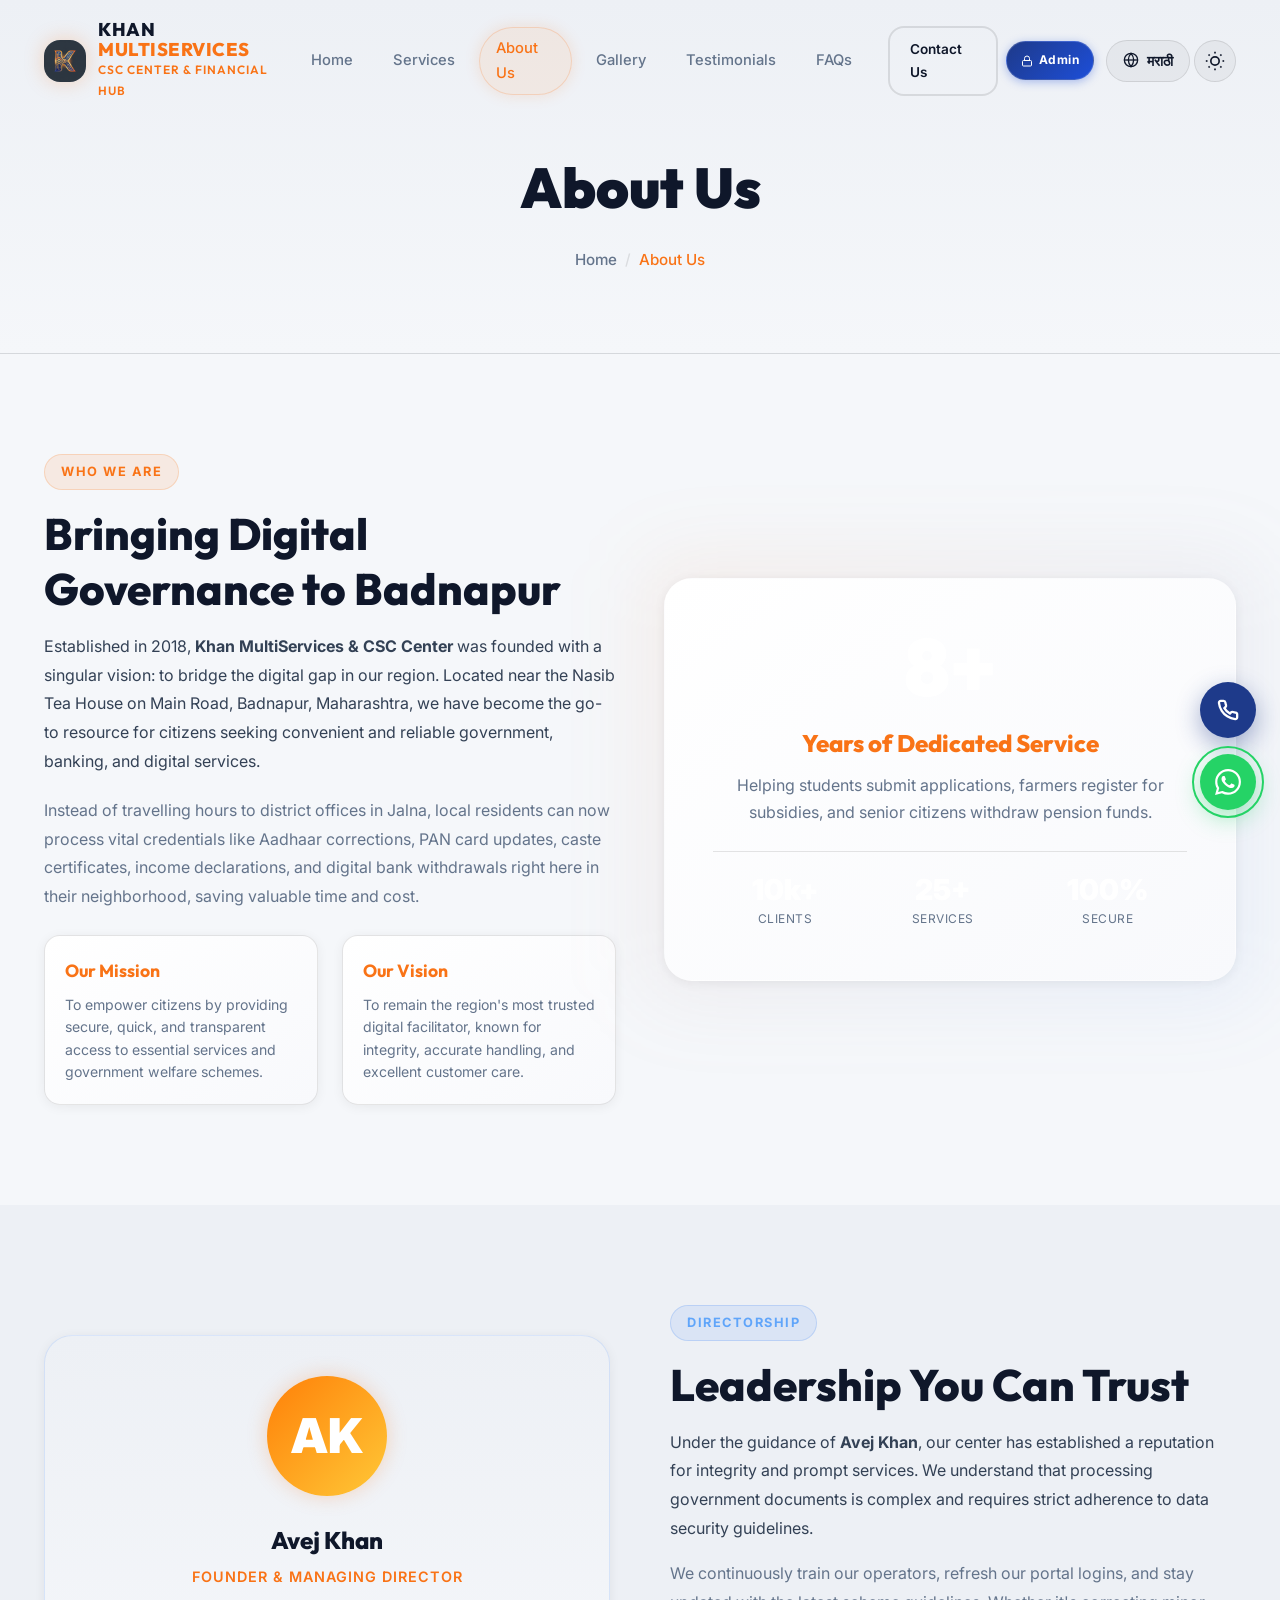
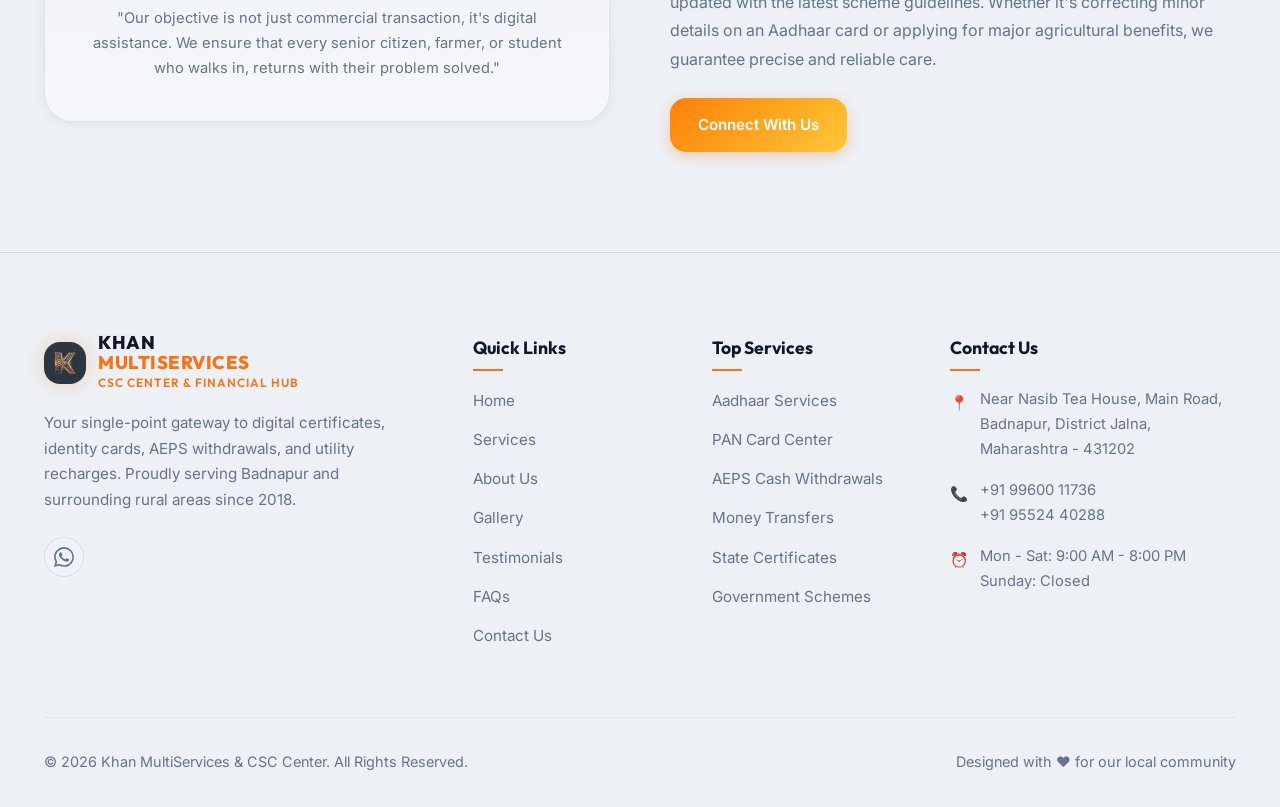
<file: about.html>
<!DOCTYPE html>
<html lang="en">

<head>
  <meta charset="UTF-8">
  <meta name="viewport" content="width=device-width, initial-scale=1.0">

  <title>About Us | Khan MultiServices & CSC Center Badnapur</title>
  <meta name="description"
    content="Learn more about Khan MultiServices & CSC Center. Established in 2018 in Badnapur, we are committed to providing reliable e-governance, digital, and financial banking services.">

  <link rel="icon" type="image/png" href="logo.png">
  <link rel="stylesheet" href="style.css">
</head>

<body class="light-theme">

  <!-- ==================== HEADER & NAVBAR ==================== -->
  <header class="navbar">
    <div class="container nav-container">
      <a href="index.html" class="logo" aria-label="Khan MultiServices Home">
        <img src="logo.png" alt="K" class="logo-symbol" style="object-fit: cover;">
        <div class="logo-text">
          <span class="logo-main">KHAN <span class="highlight-saffron">MULTISERVICES</span></span>
          <span class="logo-sub">CSC Center & Financial Hub</span>
        </div>
      </a>

      <nav class="nav-menu">
        <a href="index.html" class="nav-link">Home</a>
        <a href="services.html" class="nav-link">Services</a>
        <a href="about.html" class="nav-link active">About Us</a>
        <a href="gallery.html" class="nav-link">Gallery</a>
        <a href="testimonials.html" class="nav-link">Testimonials</a>
        <a href="faqs.html" class="nav-link">FAQs</a>
        <a href="contact.html" class="btn btn-outline nav-cta" style="padding: 10px 20px; font-size: 0.85rem;">Contact Us</a>
        <a href="admin-panel.html" class="btn nav-admin-btn" title="Admin Panel" style="padding: 8px 14px; font-size: 0.75rem; font-weight: 700; background: linear-gradient(135deg, #1e3a8a, #1d4ed8); color: #fff; border: 1px solid rgba(255,255,255,0.15); border-radius: 30px; display: inline-flex; align-items: center; gap: 6px; letter-spacing: 0.4px; box-shadow: 0 2px 10px rgba(29,78,216,0.35); transition: transform 0.2s ease, box-shadow 0.2s ease;" onmouseover="this.style.transform='translateY(-2px)'; this.style.boxShadow='0 6px 20px rgba(29,78,216,0.55)'" onmouseout="this.style.transform=''; this.style.boxShadow='0 2px 10px rgba(29,78,216,0.35)'">
          <svg viewBox="0 0 24 24" fill="none" stroke="currentColor" stroke-width="2" width="12" height="12"><rect x="3" y="11" width="18" height="11" rx="2" ry="2"/><path d="M7 11V7a5 5 0 0 1 10 0v4"/></svg>
          Admin
        </a>
      </nav>

      <button class="lang-toggle" id="langToggle" aria-label="Translate to Marathi">
        <svg viewBox="0 0 24 24" fill="none" stroke="currentColor" stroke-width="2" width="16" height="16" style="transform: translateY(-1px);">
          <circle cx="12" cy="12" r="10" />
          <line x1="2" y1="12" x2="22" y2="12" />
          <path d="M12 2a15.3 15.3 0 0 1 4 10 15.3 15.3 0 0 1-4 10 15.3 15.3 0 0 1-4-10 15.3 15.3 0 0 1 4-10z" />
        </svg>
        <span class="lang-text">मराठी</span>
      </button>

      <button class="theme-toggle" id="themeToggle" aria-label="Toggle Light/Dark Theme">
        <svg class="icon-moon" viewBox="0 0 24 24" fill="none" stroke="currentColor" stroke-width="2">
          <path d="M21 12.79A9 9 0 1 1 11.21 3 7 7 0 0 0 21 12.79z" />
        </svg>
        <svg class="icon-sun" viewBox="0 0 24 24" fill="none" stroke="currentColor" stroke-width="2">
          <circle cx="12" cy="12" r="5" />
          <line x1="12" y1="1" x2="12" y2="3" />
          <line x1="12" y1="21" x2="12" y2="23" />
          <line x1="4.22" y1="4.22" x2="5.64" y2="5.64" />
          <line x1="18.36" y1="18.36" x2="19.78" y2="19.78" />
          <line x1="1" y1="12" x2="3" y2="12" />
          <line x1="21" y1="12" x2="23" y2="12" />
          <line x1="4.22" y1="19.78" x2="5.64" y2="18.36" />
          <line x1="18.36" y1="5.64" x2="19.78" y2="4.22" />
        </svg>
      </button>

      <button class="menu-toggle" id="menuToggle" aria-label="Toggle navigation menu">
        <span></span>
        <span></span>
        <span></span>
      </button>
    </div>
  </header>

  <!-- Mobile Menu Panel Overlay -->
  <div class="mobile-menu-overlay" id="mobileMenu">
    <button class="close-menu-btn" id="closeMobileMenu" aria-label="Close menu">&times;</button>
    <nav class="mobile-nav">
      <a href="index.html" class="mobile-nav-link">Home</a>
      <a href="services.html" class="mobile-nav-link">Services</a>
      <a href="about.html" class="mobile-nav-link active">About Us</a>
      <a href="gallery.html" class="mobile-nav-link">Gallery</a>
      <a href="testimonials.html" class="mobile-nav-link">Testimonials</a>
      <a href="faqs.html" class="mobile-nav-link">FAQs</a>
    </nav>
    <a href="contact.html" class="btn btn-outline nav-cta" style="width: 200px;">Contact Us</a>
  </div>

  <!-- ==================== PAGE HERO ==================== -->
  <section class="page-hero">
    <div class="container">
      <h1 class="page-hero-title">About Us</h1>
      <div class="breadcrumbs">
        <a href="index.html">Home</a>
        <span class="separator">/</span>
        <span class="current">About Us</span>
      </div>
    </div>
  </section>

  <!-- ==================== MAIN ABOUT SECTION ==================== -->
  <section class="section-padding">
    <div class="container">
      <div class="grid-2" style="align-items: center;">
        <div>
          <span class="section-badge">Who We Are</span>
          <h2 class="section-title">Bringing Digital Governance to Badnapur</h2>
          <p style="margin-bottom: 20px; line-height: 1.8;">
            Established in 2018, <strong>Khan MultiServices & CSC Center</strong> was founded with a singular vision: to
            bridge the digital gap in our region. Located near the Nasib Tea House on Main Road, Badnapur, Maharashtra,
            we have become the go-to resource for citizens seeking convenient and reliable government, banking, and
            digital services.
          </p>
          <p style="margin-bottom: 24px; color: var(--clr-text-muted); line-height: 1.8;">
            Instead of travelling hours to district offices in Jalna, local residents can now process vital credentials
            like Aadhaar corrections, PAN card updates, caste certificates, income declarations, and digital bank
            withdrawals right here in their neighborhood, saving valuable time and cost.
          </p>

          <div class="grid-2" style="gap: 24px;">
            <div class="card-premium" style="padding: 20px;">
              <h4
                style="font-family: var(--font-title); font-size: 1.1rem; color: var(--clr-saffron); margin-bottom: 8px;">
                Our Mission</h4>
              <p style="font-size: 0.88rem; color: var(--clr-text-muted); line-height: 1.6;">To empower citizens by
                providing secure, quick, and transparent access to essential services and government welfare schemes.
              </p>
            </div>
            <div class="card-premium" style="padding: 20px;">
              <h4
                style="font-family: var(--font-title); font-size: 1.1rem; color: var(--clr-saffron); margin-bottom: 8px;">
                Our Vision</h4>
              <p style="font-size: 0.88rem; color: var(--clr-text-muted); line-height: 1.6;">To remain the region's most
                trusted digital facilitator, known for integrity, accurate handling, and excellent customer care.</p>
            </div>
          </div>
        </div>

        <!-- Experience Graphic Grid -->
        <div style="position: relative;">
          <div
            style="position: absolute; inset: -20px; border-radius: var(--radius-lg); background: linear-gradient(135deg, rgba(249, 115, 22, 0.08) 0%, rgba(59, 130, 246, 0.08) 100%); filter: blur(40px); z-index: 1;">
          </div>

          <div class="card-premium"
            style="position: relative; z-index: 2; padding: 48px; border-radius: var(--radius-lg); text-align: center; border-color: rgba(255, 255, 255, 0.12);">
            <div
              style="font-size: 5rem; font-weight: 900; line-height: 1; font-family: var(--font-title); color: #fff;">8+
            </div>
            <h3
              style="font-family: var(--font-title); font-size: 1.5rem; color: var(--clr-saffron); margin: 16px 0 8px; font-weight: 800;">
              Years of Dedicated Service</h3>
            <p style="color: var(--clr-text-muted); margin-bottom: 24px;">Helping students submit applications, farmers
              register for subsidies, and senior citizens withdraw pension funds.</p>

            <div
              style="border-top: 1px solid var(--clr-border); padding-top: 24px; display: flex; justify-content: space-around; flex-wrap: wrap; gap: 16px;">
              <div>
                <h4 style="font-size: 1.8rem; font-weight: 900; color: #fff; line-height: 1;">10k+</h4>
                <span
                  style="font-size: 0.75rem; color: var(--clr-text-muted); text-transform: uppercase; letter-spacing: 0.5px;">Clients</span>
              </div>
              <div>
                <h4 style="font-size: 1.8rem; font-weight: 900; color: #fff; line-height: 1;">25+</h4>
                <span
                  style="font-size: 0.75rem; color: var(--clr-text-muted); text-transform: uppercase; letter-spacing: 0.5px;">Services</span>
              </div>
              <div>
                <h4 style="font-size: 1.8rem; font-weight: 900; color: #fff; line-height: 1;">100%</h4>
                <span
                  style="font-size: 0.75rem; color: var(--clr-text-muted); text-transform: uppercase; letter-spacing: 0.5px;">Secure</span>
              </div>
            </div>
          </div>
        </div>
      </div>
    </div>
  </section>

  <!-- ==================== TEAM & DIRECTOR SECTION ==================== -->
  <section class="section-padding" style="background-color: var(--clr-bg-alt);">
    <div class="container">
      <div class="grid-2" style="align-items: center; gap: 60px;">
        <div style="position: relative;">
          <!-- SVG Illustration for Tech Leader / Director -->
          <div class="card-premium"
            style="padding: 40px; text-align: center; border-radius: var(--radius-lg); background: var(--grad-dark); border-color: rgba(59, 130, 246, 0.15);">
            <div
              style="width: 120px; height: 120px; border-radius: 50%; background: var(--grad-saffron); margin: 0 auto 24px; display: grid; place-items: center; font-size: 3rem; color: #fff; font-weight: 900; box-shadow: var(--shadow-glow-saffron);">
              AK</div>
            <h3
              style="font-family: var(--font-title); font-size: 1.5rem; color: var(--clr-heading); font-weight: 800; margin-bottom: 4px;">
              Avej Khan</h3>
            <p
              style="color: var(--clr-saffron); font-weight: 600; font-size: 0.9rem; text-transform: uppercase; letter-spacing: 1px; margin-bottom: 16px;">
              Founder & Managing Director</p>
            <p style="color: var(--clr-text-muted); font-size: 0.92rem; line-height: 1.7;">"Our objective is not just
              commercial transaction, it's digital assistance. We ensure that every senior citizen, farmer, or student
              who walks in, returns with their problem solved."</p>
          </div>
        </div>

        <div>
          <span class="section-badge-blue">Directorship</span>
          <h2 class="section-title">Leadership You Can Trust</h2>
          <p style="margin-bottom: 16px; line-height: 1.8;">
            Under the guidance of <strong>Avej Khan</strong>, our center has established a reputation for integrity and
            prompt services. We understand that processing government documents is complex and requires strict adherence
            to data security guidelines.
          </p>
          <p style="margin-bottom: 24px; color: var(--clr-text-muted); line-height: 1.8;">
            We continuously train our operators, refresh our portal logins, and stay updated with the latest scheme
            guidelines. Whether it's correcting minor details on an Aadhaar card or applying for major agricultural
            benefits, we guarantee precise and reliable care.
          </p>
          <a href="contact.html" class="btn btn-primary">Connect With Us</a>
        </div>
      </div>
    </div>
  </section>

  <!-- ==================== FOOTER ==================== -->
  <footer class="footer">
    <div class="container">
      <div class="footer-grid">
        <!-- Brand Column -->
        <div class="footer-brand">
          <a href="index.html" class="logo" style="margin-bottom: 16px;">
            <img src="logo.png" alt="K" class="logo-symbol" style="object-fit: cover;">
            <div class="logo-text">
              <span class="logo-main">KHAN <span class="highlight-saffron">MULTISERVICES</span></span>
              <span class="logo-sub">CSC Center & Financial Hub</span>
            </div>
          </a>
          <p class="footer-desc">
            Your single-point gateway to digital certificates, identity cards, AEPS withdrawals, and utility recharges.
            Proudly serving Badnapur and surrounding rural areas since 2018.
          </p>
          <div class="footer-socials">
            <a href="https://wa.me/919960011736" target="_blank" rel="noopener" class="social-icon"
              aria-label="WhatsApp"><svg viewBox="0 0 24 24" fill="currentColor" width="20" height="20">
                <path
                  d="M17.472 14.382c-.297-.149-1.758-.867-2.03-.967-.273-.099-.471-.148-.67.15-.197.297-.767.966-.94 1.164-.173.199-.347.223-.644.075-.297-.15-1.255-.463-2.39-1.475-.883-.788-1.48-1.761-1.653-2.059-.173-.297-.018-.458.13-.606.134-.133.298-.347.446-.52.149-.174.198-.298.298-.497.099-.198.05-.371-.025-.52-.075-.149-.669-1.612-.916-2.207-.242-.579-.487-.5-.669-.51-.173-.008-.371-.01-.57-.01-.198 0-.52.074-.792.372-.272.297-1.04 1.016-1.04 2.479 0 1.462 1.065 2.875 1.213 3.074.149.198 2.096 3.2 5.077 4.487.709.306 1.262.489 1.694.625.712.227 1.36.195 1.871.118.571-.085 1.758-.719 2.006-1.413.248-.694.248-1.289.173-1.413-.074-.124-.272-.198-.57-.347m-5.421 7.403h-.004a9.87 9.87 0 01-5.031-1.378l-.361-.214-3.741.982.998-3.648-.235-.374a9.86 9.86 0 01-1.51-5.26c.001-5.45 4.436-9.884 9.888-9.884 2.64 0 5.122 1.03 6.988 2.898a9.825 9.825 0 012.893 6.994c-.003 5.45-4.437 9.884-9.885 9.884m8.413-18.297A11.815 11.815 0 0012.05 0C5.495 0 .16 5.335.157 11.892c0 2.096.547 4.142 1.588 5.945L.057 24l6.305-1.654a11.882 11.882 0 005.683 1.448h.005c6.554 0 11.89-5.335 11.893-11.893a11.821 11.821 0 00-3.48-8.413z" />
              </svg></a>
          </div>
        </div>

        <!-- Navigation Column -->
        <div>
          <h4 class="footer-title">Quick Links</h4>
          <ul class="footer-links">
            <li><a href="index.html">Home</a></li>
            <li><a href="services.html">Services</a></li>
            <li><a href="about.html">About Us</a></li>
            <li><a href="gallery.html">Gallery</a></li>
            <li><a href="testimonials.html">Testimonials</a></li>
            <li><a href="faqs.html">FAQs</a></li>
            <li><a href="contact.html">Contact Us</a></li>
          </ul>
        </div>

        <!-- Services Column -->
        <div>
          <h4 class="footer-title">Top Services</h4>
          <ul class="footer-links">
            <li><a href="service-details.html?id=aadhaar">Aadhaar Services</a></li>
            <li><a href="service-details.html?id=pan-card">PAN Card Center</a></li>
            <li><a href="service-details.html?id=banking-aeps">AEPS Cash Withdrawals</a></li>
            <li><a href="service-details.html?id=money-transfer">Money Transfers</a></li>
            <li><a href="service-details.html?id=certificates">State Certificates</a></li>
            <li><a href="service-details.html?id=govt-schemes">Government Schemes</a></li>
          </ul>
        </div>

        <!-- Contact Info Column -->
        <div>
          <h4 class="footer-title">Contact Us</h4>
          <ul class="footer-contact">
            <li>
              <span class="icon">📍</span>
              <span>Near Nasib Tea House, Main Road, Badnapur, District Jalna, Maharashtra - 431202</span>
            </li>
            <li>
              <span class="icon">📞</span>
              <span>+91 99600 11736 <br> +91 95524 40288</span>
            </li>
            <li>
              <span class="icon">⏰</span>
              <span>Mon - Sat: 9:00 AM - 8:00 PM <br> Sunday: Closed</span>
            </li>
          </ul>
        </div>
      </div>

      <!-- Footer Bottom -->
      <div class="footer-bottom">
        <p>&copy; 2026 Khan MultiServices & CSC Center. All Rights Reserved.</p>
        <p>Designed with ❤️ for our local community</p>
      </div>
    </div>
  </footer>

  <!-- ==================== FLOATING INTERACTIVE BUTTONS ==================== -->
  <div class="floating-actions">
    <!-- Click to Call Floating Button -->
    <a href="tel:+919960011736" class="btn-float-call" aria-label="Call Support">
      <svg viewBox="0 0 24 24" fill="none" stroke="currentColor" stroke-width="2.5" width="22" height="22">
        <path
          d="M22 16.92v3a2 2 0 0 1-2.18 2 19.79 19.79 0 0 1-8.63-3.07 19.5 19.5 0 0 1-6-6 19.79 19.79 0 0 1-3.07-8.67A2 2 0 0 1 4.11 2h3a2 2 0 0 1 2 1.72c.127.96.361 1.903.7 2.81a2 2 0 0 1-.45 2.11L8.09 9.91a16 16 0 0 0 6 6l1.27-1.27a2 2 0 0 1 2.11-.45c.907.339 1.85.573 2.81.7A2 2 0 0 1 22 16.92z" />
      </svg>
    </a>
    <!-- Floating WhatsApp Button -->
    <a href="https://wa.me/919960011736?text=Hi%20Khan%20MultiServices!%20I%20have%20an%20enquiry%20regarding%20some%20services.%20Please%20guide%20me."
      target="_blank" rel="noopener" class="btn-float-wa" aria-label="WhatsApp Chat Support">
      <svg viewBox="0 0 24 24" fill="currentColor" width="26" height="26">
        <path
          d="M17.472 14.382c-.297-.149-1.758-.867-2.03-.967-.273-.099-.471-.148-.67.15-.197.297-.767.966-.94 1.164-.173.199-.347.223-.644.075-.297-.15-1.255-.463-2.39-1.475-.883-.788-1.48-1.761-1.653-2.059-.173-.297-.018-.458.13-.606.134-.133.298-.347.446-.52.149-.174.198-.298.298-.497.099-.198.05-.371-.025-.52-.075-.149-.669-1.612-.916-2.207-.242-.579-.487-.5-.669-.51-.173-.008-.371-.01-.57-.01-.198 0-.52.074-.792.372-.272.297-1.04 1.016-1.04 2.479 0 1.462 1.065 2.875 1.213 3.074.149.198 2.096 3.2 5.077 4.487.709.306 1.262.489 1.694.625.712.227 1.36.195 1.871.118.571-.085 1.758-.719 2.006-1.413.248-.694.248-1.289.173-1.413-.074-.124-.272-.198-.57-.347m-5.421 7.403h-.004a9.87 9.87 0 01-5.031-1.378l-.361-.214-3.741.982.998-3.648-.235-.374a9.86 9.86 0 01-1.51-5.26c.001-5.45 4.436-9.884 9.888-9.884 2.64 0 5.122 1.03 6.988 2.898a9.825 9.825 0 012.893 6.994c-.003 5.45-4.437 9.884-9.885 9.884m8.413-18.297A11.815 11.815 0 0012.05 0C5.495 0 .16 5.335.157 11.892c0 2.096.547 4.142 1.588 5.945L.057 24l6.305-1.654a11.882 11.882 0 005.683 1.448h.005c6.554 0 11.89-5.335 11.893-11.893a11.821 11.821 0 00-3.48-8.413z" />
      </svg>
    </a>
    <!-- Back to Top Button -->
    <button class="btn-back-to-top" id="backToTop" aria-label="Back to Top">▲</button>
  </div>

  <!-- Scripts -->
  <script src="script.js"></script>
</body>

</html>
</file>
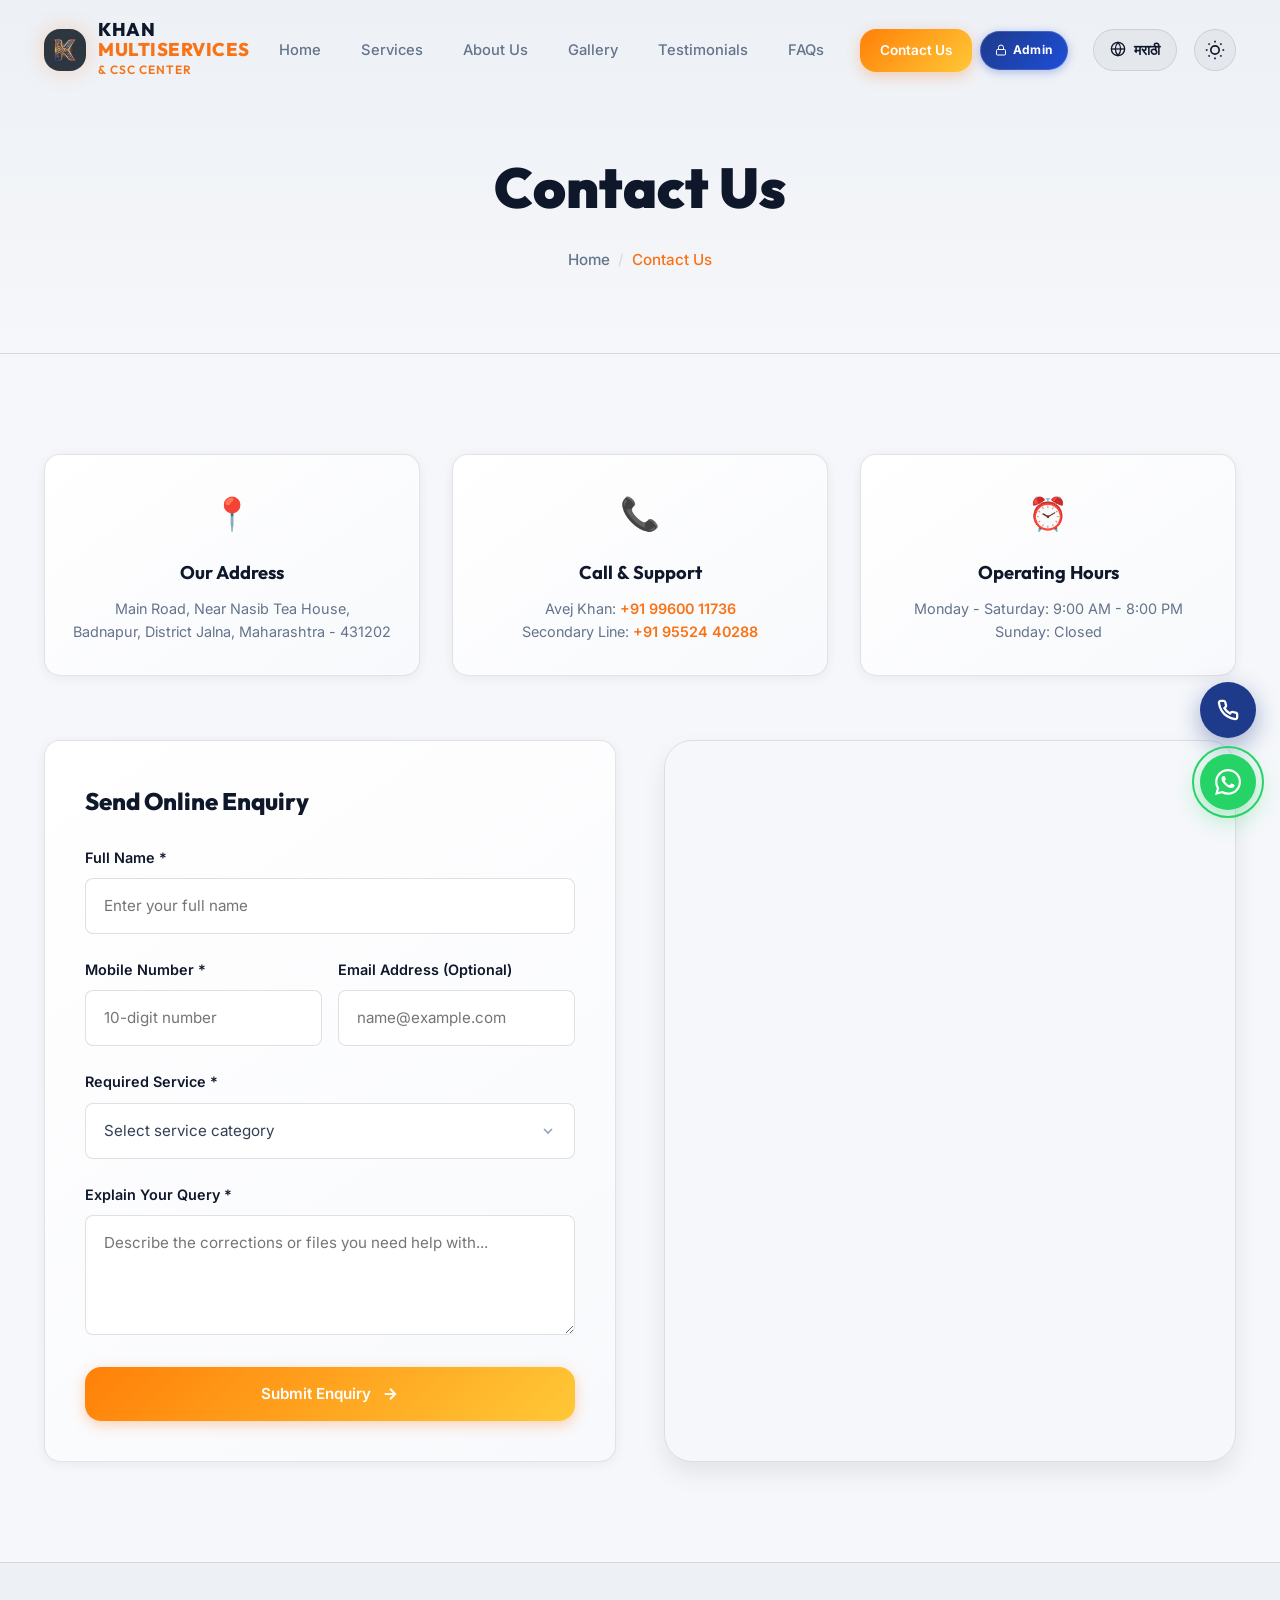
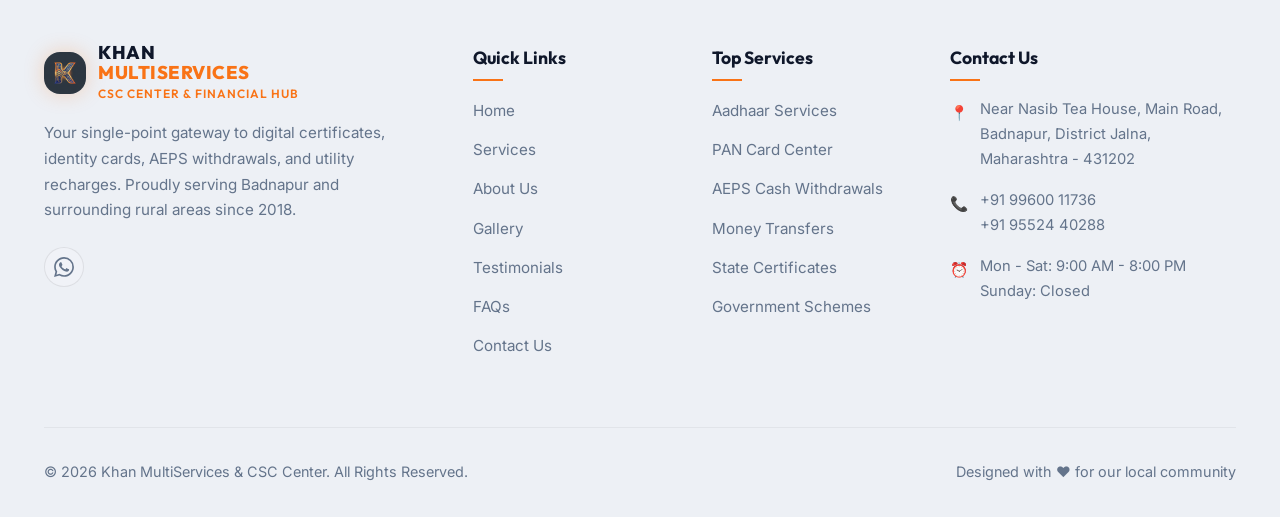
<file: contact.html>
<!DOCTYPE html>
<html lang="en">

<head>
  <meta charset="UTF-8">
  <meta name="viewport" content="width=device-width, initial-scale=1.0">

  <title>Contact Us | Khan MultiServices & CSC Center Badnapur</title>
  <meta name="description"
    content="Get in touch with Khan MultiServices in Badnapur. Send an online enquiry, find our physical address next to Nasib Tea House, call us, or check our business hours.">

  <link rel="icon" type="image/png" href="logo.png">
  <link rel="stylesheet" href="style.css">
</head>

<body class="light-theme">

  <!-- ==================== HEADER & NAVBAR ==================== -->
  <header class="navbar">
    <div class="container nav-container">
      <a href="index.html" class="logo" aria-label="Khan MultiServices Home">
        <img src="logo.png" alt="K" class="logo-symbol" style="object-fit: cover;">
        <div class="logo-text">
          <span class="logo-main">KHAN <span class="highlight-saffron">MULTISERVICES</span></span>
          <span class="logo-sub">& CSC Center </span>
        </div>
      </a>

      <nav class="nav-menu">
        <a href="index.html" class="nav-link">Home</a>
        <a href="services.html" class="nav-link">Services</a>
        <a href="about.html" class="nav-link">About Us</a>
        <a href="gallery.html" class="nav-link">Gallery</a>
        <a href="testimonials.html" class="nav-link">Testimonials</a>
        <a href="faqs.html" class="nav-link">FAQs</a>
        <a href="contact.html" class="btn btn-primary nav-cta" style="padding: 10px 20px; font-size: 0.85rem;">Contact Us</a>
        <a href="admin-panel.html" class="btn nav-admin-btn" title="Admin Panel" style="padding: 8px 14px; font-size: 0.75rem; font-weight: 700; background: linear-gradient(135deg, #1e3a8a, #1d4ed8); color: #fff; border: 1px solid rgba(255,255,255,0.15); border-radius: 30px; display: inline-flex; align-items: center; gap: 6px; letter-spacing: 0.4px; box-shadow: 0 2px 10px rgba(29,78,216,0.35); transition: transform 0.2s ease, box-shadow 0.2s ease;" onmouseover="this.style.transform='translateY(-2px)'; this.style.boxShadow='0 6px 20px rgba(29,78,216,0.55)'" onmouseout="this.style.transform=''; this.style.boxShadow='0 2px 10px rgba(29,78,216,0.35)'">
          <svg viewBox="0 0 24 24" fill="none" stroke="currentColor" stroke-width="2" width="12" height="12"><rect x="3" y="11" width="18" height="11" rx="2" ry="2"/><path d="M7 11V7a5 5 0 0 1 10 0v4"/></svg>
          Admin
        </a>
      </nav>

      <button class="lang-toggle" id="langToggle" aria-label="Translate to Marathi">
        <svg viewBox="0 0 24 24" fill="none" stroke="currentColor" stroke-width="2" width="16" height="16" style="transform: translateY(-1px);">
          <circle cx="12" cy="12" r="10" />
          <line x1="2" y1="12" x2="22" y2="12" />
          <path d="M12 2a15.3 15.3 0 0 1 4 10 15.3 15.3 0 0 1-4 10 15.3 15.3 0 0 1-4-10 15.3 15.3 0 0 1 4-10z" />
        </svg>
        <span class="lang-text">मराठी</span>
      </button>

      <button class="theme-toggle" id="themeToggle" aria-label="Toggle Light/Dark Theme">
        <svg class="icon-moon" viewBox="0 0 24 24" fill="none" stroke="currentColor" stroke-width="2">
          <path d="M21 12.79A9 9 0 1 1 11.21 3 7 7 0 0 0 21 12.79z" />
        </svg>
        <svg class="icon-sun" viewBox="0 0 24 24" fill="none" stroke="currentColor" stroke-width="2">
          <circle cx="12" cy="12" r="5" />
          <line x1="12" y1="1" x2="12" y2="3" />
          <line x1="12" y1="21" x2="12" y2="23" />
          <line x1="4.22" y1="4.22" x2="5.64" y2="5.64" />
          <line x1="18.36" y1="18.36" x2="19.78" y2="19.78" />
          <line x1="1" y1="12" x2="3" y2="12" />
          <line x1="21" y1="12" x2="23" y2="12" />
          <line x1="4.22" y1="19.78" x2="5.64" y2="18.36" />
          <line x1="18.36" y1="5.64" x2="19.78" y2="4.22" />
        </svg>
      </button>

      <button class="menu-toggle" id="menuToggle" aria-label="Toggle navigation menu">
        <span></span>
        <span></span>
        <span></span>
      </button>
    </div>
  </header>

  <!-- Mobile Menu Panel Overlay -->
  <div class="mobile-menu-overlay" id="mobileMenu">
    <button class="close-menu-btn" id="closeMobileMenu" aria-label="Close menu">&times;</button>
    <nav class="mobile-nav">
      <a href="index.html" class="mobile-nav-link">Home</a>
      <a href="services.html" class="mobile-nav-link">Services</a>
      <a href="about.html" class="mobile-nav-link">About Us</a>
      <a href="gallery.html" class="mobile-nav-link">Gallery</a>
      <a href="testimonials.html" class="mobile-nav-link">Testimonials</a>
      <a href="faqs.html" class="mobile-nav-link">FAQs</a>
    </nav>
    <a href="contact.html" class="btn btn-primary nav-cta" style="width: 200px;">Contact Us</a>
  </div>

  <!-- ==================== PAGE HERO ==================== -->
  <section class="page-hero">
    <div class="container">
      <h1 class="page-hero-title">Contact Us</h1>
      <div class="breadcrumbs">
        <a href="index.html">Home</a>
        <span class="separator">/</span>
        <span class="current">Contact Us</span>
      </div>
    </div>
  </section>

  <!-- ==================== CONTACT INFO & FORM SECTION ==================== -->
  <section class="section-padding">
    <div class="container">

      <!-- Contact Quick Info Grid -->
      <div class="grid-3" style="margin-bottom: 64px;">
        <div class="card-premium" style="text-align: center; padding: 32px 20px;">
          <div style="font-size: 2rem; margin-bottom: 16px;">📍</div>
          <h4
            style="font-family: var(--font-title); font-size: 1.15rem; color: var(--clr-heading); margin-bottom: 8px;">
            Our Address</h4>
          <p style="color: var(--clr-text-muted); font-size: 0.9rem; line-height: 1.6;">Main Road, Near Nasib Tea
            House,<br>Badnapur, District Jalna, Maharashtra - 431202</p>
        </div>

        <div class="card-premium" style="text-align: center; padding: 32px 20px;">
          <div style="font-size: 2rem; margin-bottom: 16px;">📞</div>
          <h4
            style="font-family: var(--font-title); font-size: 1.15rem; color: var(--clr-heading); margin-bottom: 8px;">
            Call & Support</h4>
          <p style="color: var(--clr-text-muted); font-size: 0.9rem; line-height: 1.6;">
            Avej Khan: <a href="tel:+919960011736" style="color: var(--clr-saffron); font-weight: 600;">+91 99600
              11736</a><br>
            Secondary Line: <a href="tel:+919552440288" style="color: var(--clr-saffron); font-weight: 600;">+91 95524
              40288</a>
          </p>
        </div>

        <div class="card-premium" style="text-align: center; padding: 32px 20px;">
          <div style="font-size: 2rem; margin-bottom: 16px;">⏰</div>
          <h4
            style="font-family: var(--font-title); font-size: 1.15rem; color: var(--clr-heading); margin-bottom: 8px;">
            Operating Hours</h4>
          <p style="color: var(--clr-text-muted); font-size: 0.9rem; line-height: 1.6;">Monday - Saturday: 9:00 AM -
            8:00 PM<br>Sunday: Closed</p>
        </div>
      </div>

      <!-- Form & Map Grid -->
      <div class="grid-2">

        <!-- Online Enquiry Form -->
        <div class="card-premium" style="padding: 40px;">
          <h3
            style="font-family: var(--font-title); font-size: 1.5rem; color: var(--clr-heading); margin-bottom: 24px; font-weight: 800;">
            Send Online Enquiry</h3>

          <div class="alert-success" id="formSuccess" style="display: none;">
            <span>✓</span>
            <div>
              <strong>Enquiry Sent Successfully!</strong> We will contact you shortly on your registered number/email.
            </div>
          </div>

          <form id="contactForm">
            <!-- Full Name -->
            <div class="form-group">
              <label for="formName" class="form-label">Full Name *</label>
              <input type="text" id="formName" class="form-control" placeholder="Enter your full name" required>
            </div>

            <!-- Phone & Email Grid -->
            <div class="grid-2" style="gap: 16px; margin-bottom: 0;">
              <div class="form-group">
                <label for="formPhone" class="form-label">Mobile Number *</label>
                <input type="tel" id="formPhone" class="form-control" placeholder="10-digit number" required>
              </div>
              <div class="form-group">
                <label for="formEmail" class="form-label">Email Address (Optional)</label>
                <input type="email" id="formEmail" class="form-control" placeholder="name@example.com">
              </div>
            </div>

            <!-- Service Required -->
            <div class="form-group">
              <label for="formService" class="form-label">Required Service *</label>
              <select id="formService" class="form-control" required
                style="appearance: none; background-image: url('data:image/svg+xml;charset=utf-8,%3Csvg xmlns=%22http://www.w3.org/2000/svg%22 viewBox=%220 0 24 24%22 fill=%22none%22 stroke=%22%2394a3b8%22 stroke-width=%222.5%22%3E%3Cpolyline points=%226 9 12 15 18 9%22/%3E%3C/svg%3E'); background-repeat: no-repeat; background-position: right 18px center; background-size: 16px;">
                <option value="" disabled selected>Select service category</option>
                <option value="aadhaar">Aadhaar Card Update</option>
                <option value="pan-card">New PAN Card / Reprint</option>
                <option value="voter-id">Voter ID Registration</option>
                <option value="passport">Passport Application Slot</option>
                <option value="rto-services">Driving License / RTO</option>
                <option value="ration-card">Ration Card Services</option>
                <option value="banking">Cash Withdrawal (AEPS) / ATM</option>
                <option value="transfer">Money Transfer</option>
                <option value="itr-gst">ITR & GST Filing</option>
                <option value="epfo-services">EPF & Pension Services</option>
                <option value="certificates">State Certificate (Caste/Income)</option>
                <option value="schemes">Government Schemes (PM-Kisan)</option>
                <option value="scholarship">Student Scholarships MahaDBT</option>
                <option value="travel-booking">Travel Ticket Booking</option>
                <option value="gas-booking">Gas Cylinder Services</option>
                <option value="digital-signature">Digital Signature (DSC)</option>
                <option value="desktop">Xerox / Printing / Lamination</option>
                <option value="general">General Inquiry</option>
              </select>
            </div>

            <!-- Message -->
            <div class="form-group">
              <label for="formMessage" class="form-label">Explain Your Query *</label>
              <textarea id="formMessage" class="form-control"
                placeholder="Describe the corrections or files you need help with..." required></textarea>
            </div>

            <!-- Submit Button -->
            <button type="submit" class="btn btn-primary btn-full">
              Submit Enquiry
              <span class="icon-wrapper">
                <svg width="18" height="18" viewBox="0 0 24 24" fill="none" stroke="currentColor" stroke-width="2.5">
                  <line x1="5" y1="12" x2="19" y2="12" />
                  <polyline points="12 5 19 12 12 19" />
                </svg>
              </span>
            </button>
          </form>
        </div>

        <!-- Google Maps Integration Map Wrapper -->
        <div class="map-wrapper">
          <!-- Google Maps Iframe centered on Badnapur near Main Road / Nasib Tea House -->
          <iframe
            src="https://www.google.com/maps/embed?pb=!1m18!1m12!1m3!1d15004.996113645014!2d75.7224!3d19.8689!2m3!1f0!2f0!3f0!3m2!1i1024!2i768!4f13.1!3m3!1m2!1s0x3bdbb43444000001%3A0x444b000000000000!2sBadnapur%2C%20Maharashtra%20431202!5e0!3m2!1sen!2sin!4v1700000000000!5m2!1sen!2sin"
            style="border:0;" allowfullscreen="" loading="lazy" referrerpolicy="no-referrer-when-downgrade"
            title="Khan MultiServices & CSC Center Location Map">
          </iframe>
        </div>

      </div>

    </div>
  </section>

  <!-- ==================== FOOTER ==================== -->
  <footer class="footer">
    <div class="container">
      <div class="footer-grid">
        <!-- Brand Column -->
        <div class="footer-brand">
          <a href="index.html" class="logo" style="margin-bottom: 16px;">
            <img src="logo.png" alt="K" class="logo-symbol" style="object-fit: cover;">
            <div class="logo-text">
              <span class="logo-main">KHAN <span class="highlight-saffron">MULTISERVICES</span></span>
              <span class="logo-sub">CSC Center & Financial Hub</span>
            </div>
          </a>
          <p class="footer-desc">
            Your single-point gateway to digital certificates, identity cards, AEPS withdrawals, and utility recharges.
            Proudly serving Badnapur and surrounding rural areas since 2018.
          </p>
          <div class="footer-socials">
            <a href="https://wa.me/919960011736" target="_blank" rel="noopener" class="social-icon"
              aria-label="WhatsApp"><svg viewBox="0 0 24 24" fill="currentColor" width="20" height="20">
                <path
                  d="M17.472 14.382c-.297-.149-1.758-.867-2.03-.967-.273-.099-.471-.148-.67.15-.197.297-.767.966-.94 1.164-.173.199-.347.223-.644.075-.297-.15-1.255-.463-2.39-1.475-.883-.788-1.48-1.761-1.653-2.059-.173-.297-.018-.458.13-.606.134-.133.298-.347.446-.52.149-.174.198-.298.298-.497.099-.198.05-.371-.025-.52-.075-.149-.669-1.612-.916-2.207-.242-.579-.487-.5-.669-.51-.173-.008-.371-.01-.57-.01-.198 0-.52.074-.792.372-.272.297-1.04 1.016-1.04 2.479 0 1.462 1.065 2.875 1.213 3.074.149.198 2.096 3.2 5.077 4.487.709.306 1.262.489 1.694.625.712.227 1.36.195 1.871.118.571-.085 1.758-.719 2.006-1.413.248-.694.248-1.289.173-1.413-.074-.124-.272-.198-.57-.347m-5.421 7.403h-.004a9.87 9.87 0 01-5.031-1.378l-.361-.214-3.741.982.998-3.648-.235-.374a9.86 9.86 0 01-1.51-5.26c.001-5.45 4.436-9.884 9.888-9.884 2.64 0 5.122 1.03 6.988 2.898a9.825 9.825 0 012.893 6.994c-.003 5.45-4.437 9.884-9.885 9.884m8.413-18.297A11.815 11.815 0 0012.05 0C5.495 0 .16 5.335.157 11.892c0 2.096.547 4.142 1.588 5.945L.057 24l6.305-1.654a11.882 11.882 0 005.683 1.448h.005c6.554 0 11.89-5.335 11.893-11.893a11.821 11.821 0 00-3.48-8.413z" />
              </svg></a>
          </div>
        </div>

        <!-- Navigation Column -->
        <div>
          <h4 class="footer-title">Quick Links</h4>
          <ul class="footer-links">
            <li><a href="index.html">Home</a></li>
            <li><a href="services.html">Services</a></li>
            <li><a href="about.html">About Us</a></li>
            <li><a href="gallery.html">Gallery</a></li>
            <li><a href="testimonials.html">Testimonials</a></li>
            <li><a href="faqs.html">FAQs</a></li>
            <li><a href="contact.html">Contact Us</a></li>
          </ul>
        </div>

        <!-- Services Column -->
        <div>
          <h4 class="footer-title">Top Services</h4>
          <ul class="footer-links">
            <li><a href="service-details.html?id=aadhaar">Aadhaar Services</a></li>
            <li><a href="service-details.html?id=pan-card">PAN Card Center</a></li>
            <li><a href="service-details.html?id=banking-aeps">AEPS Cash Withdrawals</a></li>
            <li><a href="service-details.html?id=money-transfer">Money Transfers</a></li>
            <li><a href="service-details.html?id=certificates">State Certificates</a></li>
            <li><a href="service-details.html?id=govt-schemes">Government Schemes</a></li>
          </ul>
        </div>

        <!-- Contact Info Column -->
        <div>
          <h4 class="footer-title">Contact Us</h4>
          <ul class="footer-contact">
            <li>
              <span class="icon">📍</span>
              <span>Near Nasib Tea House, Main Road, Badnapur, District Jalna, Maharashtra - 431202</span>
            </li>
            <li>
              <span class="icon">📞</span>
              <span>+91 99600 11736 <br> +91 95524 40288</span>
            </li>
            <li>
              <span class="icon">⏰</span>
              <span>Mon - Sat: 9:00 AM - 8:00 PM <br> Sunday: Closed</span>
            </li>
          </ul>
        </div>
      </div>

      <!-- Footer Bottom -->
      <div class="footer-bottom">
        <p>&copy; 2026 Khan MultiServices & CSC Center. All Rights Reserved.</p>
        <p>Designed with ❤️ for our local community</p>
      </div>
    </div>
  </footer>

  <!-- ==================== FLOATING INTERACTIVE BUTTONS ==================== -->
  <div class="floating-actions">
    <!-- Click to Call Floating Button -->
    <a href="tel:+919960011736" class="btn-float-call" aria-label="Call Support">
      <svg viewBox="0 0 24 24" fill="none" stroke="currentColor" stroke-width="2.5" width="22" height="22">
        <path
          d="M22 16.92v3a2 2 0 0 1-2.18 2 19.79 19.79 0 0 1-8.63-3.07 19.5 19.5 0 0 1-6-6 19.79 19.79 0 0 1-3.07-8.67A2 2 0 0 1 4.11 2h3a2 2 0 0 1 2 1.72c.127.96.361 1.903.7 2.81a2 2 0 0 1-.45 2.11L8.09 9.91a16 16 0 0 0 6 6l1.27-1.27a2 2 0 0 1 2.11-.45c.907.339 1.85.573 2.81.7A2 2 0 0 1 22 16.92z" />
      </svg>
    </a>
    <!-- Floating WhatsApp Button -->
    <a href="https://wa.me/919960011736?text=Hi%20Khan%20MultiServices!%20I%20have%20an%20enquiry%20regarding%20some%20services.%20Please%20guide%20me."
      target="_blank" rel="noopener" class="btn-float-wa" aria-label="WhatsApp Chat Support">
      <svg viewBox="0 0 24 24" fill="currentColor" width="26" height="26">
        <path
          d="M17.472 14.382c-.297-.149-1.758-.867-2.03-.967-.273-.099-.471-.148-.67.15-.197.297-.767.966-.94 1.164-.173.199-.347.223-.644.075-.297-.15-1.255-.463-2.39-1.475-.883-.788-1.48-1.761-1.653-2.059-.173-.297-.018-.458.13-.606.134-.133.298-.347.446-.52.149-.174.198-.298.298-.497.099-.198.05-.371-.025-.52-.075-.149-.669-1.612-.916-2.207-.242-.579-.487-.5-.669-.51-.173-.008-.371-.01-.57-.01-.198 0-.52.074-.792.372-.272.297-1.04 1.016-1.04 2.479 0 1.462 1.065 2.875 1.213 3.074.149.198 2.096 3.2 5.077 4.487.709.306 1.262.489 1.694.625.712.227 1.36.195 1.871.118.571-.085 1.758-.719 2.006-1.413.248-.694.248-1.289.173-1.413-.074-.124-.272-.198-.57-.347m-5.421 7.403h-.004a9.87 9.87 0 01-5.031-1.378l-.361-.214-3.741.982.998-3.648-.235-.374a9.86 9.86 0 01-1.51-5.26c.001-5.45 4.436-9.884 9.888-9.884 2.64 0 5.122 1.03 6.988 2.898a9.825 9.825 0 012.893 6.994c-.003 5.45-4.437 9.884-9.885 9.884m8.413-18.297A11.815 11.815 0 0012.05 0C5.495 0 .16 5.335.157 11.892c0 2.096.547 4.142 1.588 5.945L.057 24l6.305-1.654a11.882 11.882 0 005.683 1.448h.005c6.554 0 11.89-5.335 11.893-11.893a11.821 11.821 0 00-3.48-8.413z" />
      </svg>
    </a>
    <!-- Back to Top Button -->
    <button class="btn-back-to-top" id="backToTop" aria-label="Back to Top">▲</button>
  </div>

  <!-- Scripts -->
  <script src="script.js"></script>
</body>

</html>
</file>
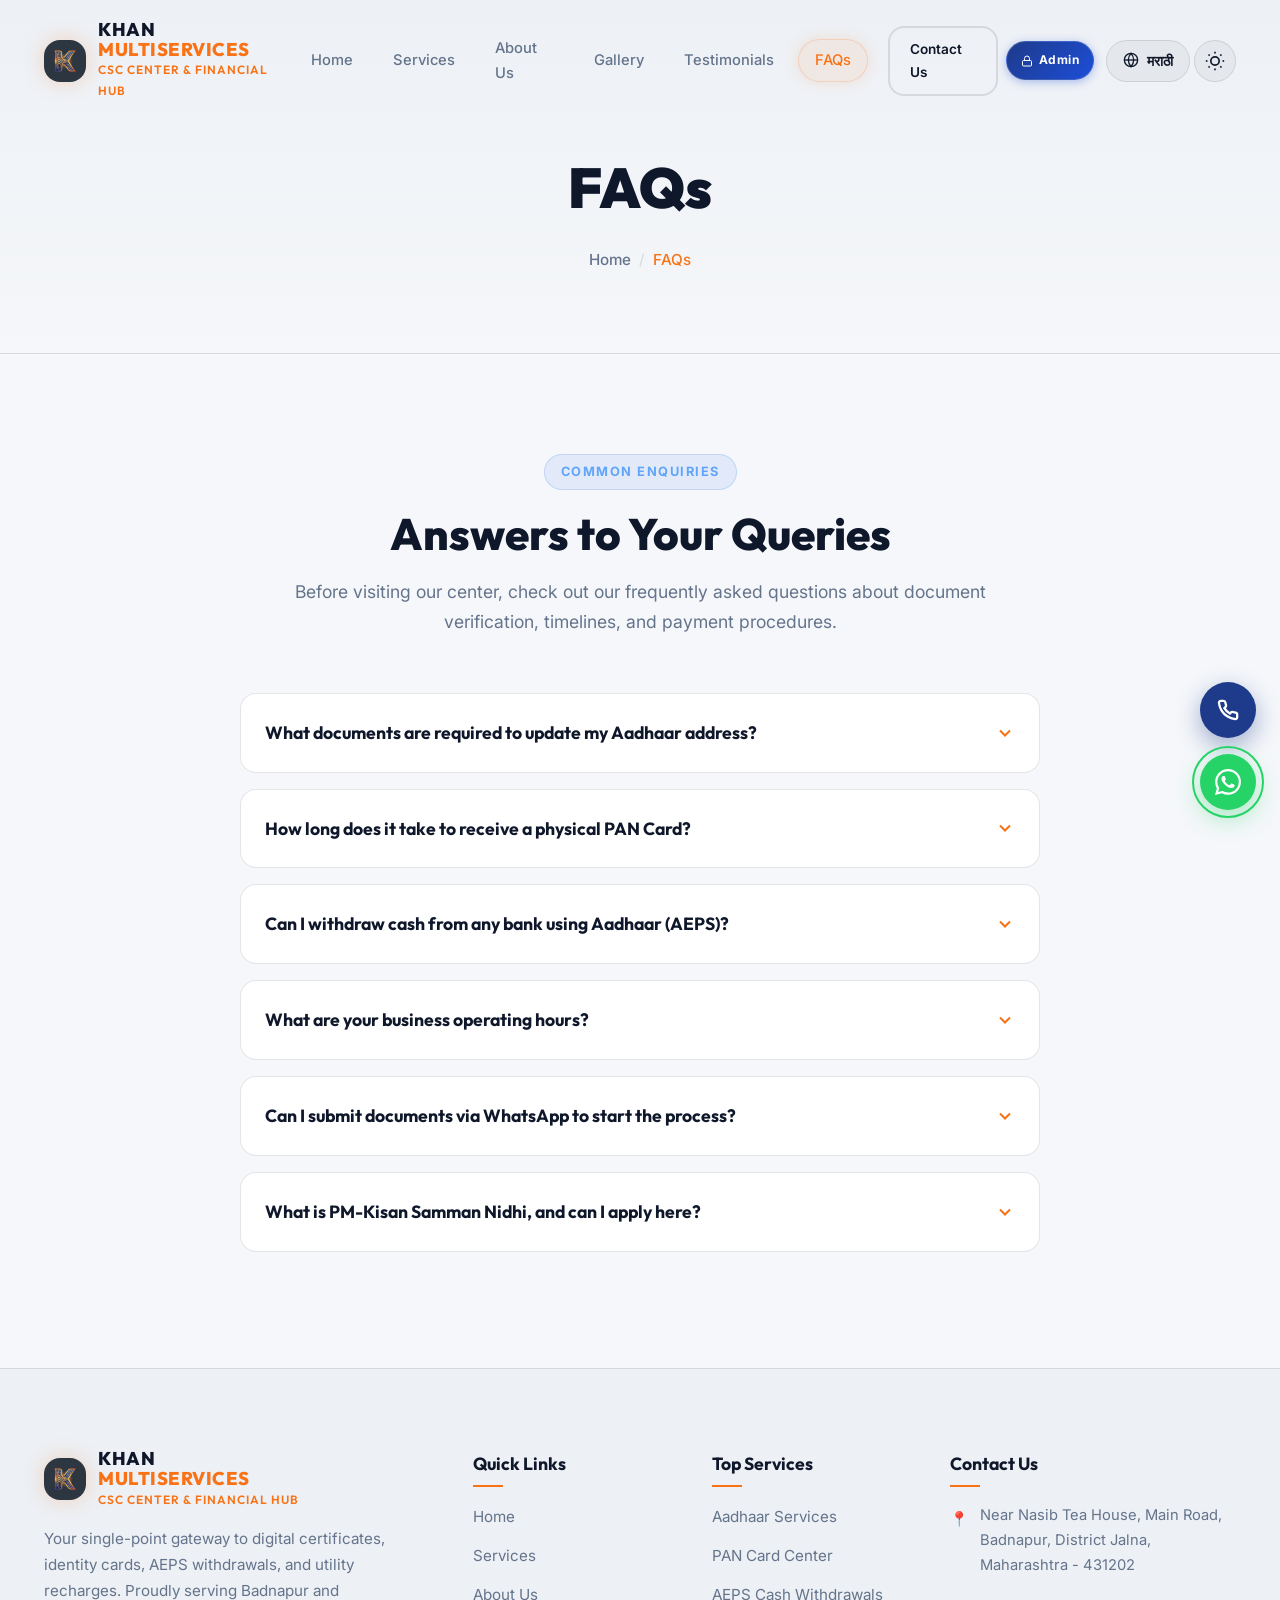
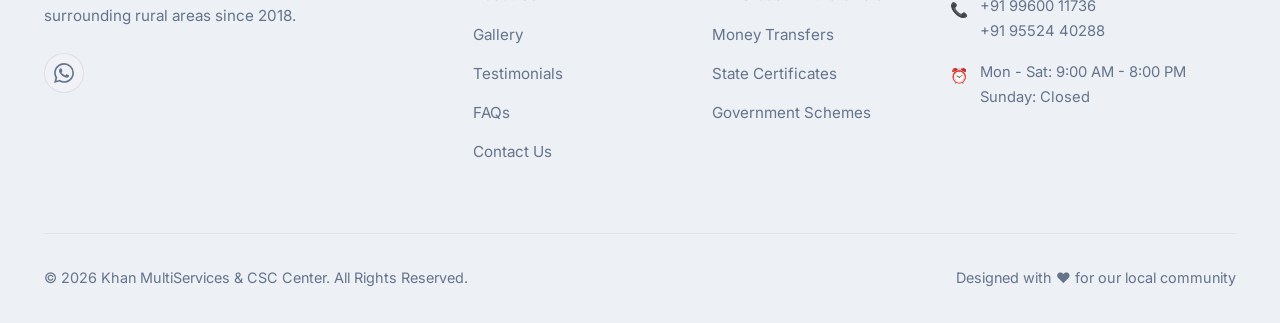
<file: faqs.html>
<!DOCTYPE html>
<html lang="en">

<head>
  <meta charset="UTF-8">
  <meta name="viewport" content="width=device-width, initial-scale=1.0">

  <title>Frequently Asked Questions | Khan MultiServices & CSC Center</title>
  <meta name="description"
    content="Find answers to common questions about document updates (Aadhaar/PAN), processing timelines, regional banking rules, and government schemes at Khan MultiServices.">

  <link rel="icon" type="image/png" href="logo.png">
  <link rel="stylesheet" href="style.css">
</head>

<body class="light-theme">

  <!-- ==================== HEADER & NAVBAR ==================== -->
  <header class="navbar">
    <div class="container nav-container">
      <a href="index.html" class="logo" aria-label="Khan MultiServices Home">
        <img src="logo.png" alt="K" class="logo-symbol" style="object-fit: cover;">
        <div class="logo-text">
          <span class="logo-main">KHAN <span class="highlight-saffron">MULTISERVICES</span></span>
          <span class="logo-sub">CSC Center & Financial Hub</span>
        </div>
      </a>

      <nav class="nav-menu">
        <a href="index.html" class="nav-link">Home</a>
        <a href="services.html" class="nav-link">Services</a>
        <a href="about.html" class="nav-link">About Us</a>
        <a href="gallery.html" class="nav-link">Gallery</a>
        <a href="testimonials.html" class="nav-link">Testimonials</a>
        <a href="faqs.html" class="nav-link active">FAQs</a>
        <a href="contact.html" class="btn btn-outline nav-cta" style="padding: 10px 20px; font-size: 0.85rem;">Contact Us</a>
        <a href="admin-panel.html" class="btn nav-admin-btn" title="Admin Panel" style="padding: 8px 14px; font-size: 0.75rem; font-weight: 700; background: linear-gradient(135deg, #1e3a8a, #1d4ed8); color: #fff; border: 1px solid rgba(255,255,255,0.15); border-radius: 30px; display: inline-flex; align-items: center; gap: 6px; letter-spacing: 0.4px; box-shadow: 0 2px 10px rgba(29,78,216,0.35); transition: transform 0.2s ease, box-shadow 0.2s ease;" onmouseover="this.style.transform='translateY(-2px)'; this.style.boxShadow='0 6px 20px rgba(29,78,216,0.55)'" onmouseout="this.style.transform=''; this.style.boxShadow='0 2px 10px rgba(29,78,216,0.35)'">
          <svg viewBox="0 0 24 24" fill="none" stroke="currentColor" stroke-width="2" width="12" height="12"><rect x="3" y="11" width="18" height="11" rx="2" ry="2"/><path d="M7 11V7a5 5 0 0 1 10 0v4"/></svg>
          Admin
        </a>
      </nav>

      <button class="lang-toggle" id="langToggle" aria-label="Translate to Marathi">
        <svg viewBox="0 0 24 24" fill="none" stroke="currentColor" stroke-width="2" width="16" height="16" style="transform: translateY(-1px);">
          <circle cx="12" cy="12" r="10" />
          <line x1="2" y1="12" x2="22" y2="12" />
          <path d="M12 2a15.3 15.3 0 0 1 4 10 15.3 15.3 0 0 1-4 10 15.3 15.3 0 0 1-4-10 15.3 15.3 0 0 1 4-10z" />
        </svg>
        <span class="lang-text">मराठी</span>
      </button>

      <button class="theme-toggle" id="themeToggle" aria-label="Toggle Light/Dark Theme">
        <svg class="icon-moon" viewBox="0 0 24 24" fill="none" stroke="currentColor" stroke-width="2">
          <path d="M21 12.79A9 9 0 1 1 11.21 3 7 7 0 0 0 21 12.79z" />
        </svg>
        <svg class="icon-sun" viewBox="0 0 24 24" fill="none" stroke="currentColor" stroke-width="2">
          <circle cx="12" cy="12" r="5" />
          <line x1="12" y1="1" x2="12" y2="3" />
          <line x1="12" y1="21" x2="12" y2="23" />
          <line x1="4.22" y1="4.22" x2="5.64" y2="5.64" />
          <line x1="18.36" y1="18.36" x2="19.78" y2="19.78" />
          <line x1="1" y1="12" x2="3" y2="12" />
          <line x1="21" y1="12" x2="23" y2="12" />
          <line x1="4.22" y1="19.78" x2="5.64" y2="18.36" />
          <line x1="18.36" y1="5.64" x2="19.78" y2="4.22" />
        </svg>
      </button>

      <button class="menu-toggle" id="menuToggle" aria-label="Toggle navigation menu">
        <span></span>
        <span></span>
        <span></span>
      </button>
    </div>
  </header>

  <!-- Mobile Menu Panel Overlay -->
  <div class="mobile-menu-overlay" id="mobileMenu">
    <button class="close-menu-btn" id="closeMobileMenu" aria-label="Close menu">&times;</button>
    <nav class="mobile-nav">
      <a href="index.html" class="mobile-nav-link">Home</a>
      <a href="services.html" class="mobile-nav-link">Services</a>
      <a href="about.html" class="mobile-nav-link">About Us</a>
      <a href="gallery.html" class="mobile-nav-link">Gallery</a>
      <a href="testimonials.html" class="mobile-nav-link">Testimonials</a>
      <a href="faqs.html" class="mobile-nav-link active">FAQs</a>
    </nav>
    <a href="contact.html" class="btn btn-outline nav-cta" style="width: 200px;">Contact Us</a>
  </div>

  <!-- ==================== PAGE HERO ==================== -->
  <section class="page-hero">
    <div class="container">
      <h1 class="page-hero-title">FAQs</h1>
      <div class="breadcrumbs">
        <a href="index.html">Home</a>
        <span class="separator">/</span>
        <span class="current">FAQs</span>
      </div>
    </div>
  </section>

  <!-- ==================== FAQS ACCORDION SECTION ==================== -->
  <section class="section-padding">
    <div class="container">
      <div class="section-header">
        <span class="section-badge-blue">Common Enquiries</span>
        <h2 class="section-title">Answers to Your Queries</h2>
        <p class="section-desc">Before visiting our center, check out our frequently asked questions about document
          verification, timelines, and payment procedures.</p>
      </div>

      <div class="faq-container">

        <!-- FAQ 1 -->
        <div class="faq-item">
          <button class="faq-question">
            <span>What documents are required to update my Aadhaar address?</span>
            <svg class="faq-icon-svg" width="20" height="20" viewBox="0 0 24 24" fill="none" stroke="currentColor"
              stroke-width="2.5">
              <polyline points="6 9 12 15 18 9" />
            </svg>
          </button>
          <div class="faq-answer">
            <div class="faq-answer-content">
              To update your address, you must provide a valid supporting document listing your correct name and new
              address. Approved documents include a Voter ID Card, Electricity Bill (not older than 3 months), Bank
              Passbook with photo, Passport, or an official Self-Declaration certificate countersigned by local
              municipal heads.
            </div>
          </div>
        </div>

        <!-- FAQ 2 -->
        <div class="faq-item">
          <button class="faq-question">
            <span>How long does it take to receive a physical PAN Card?</span>
            <svg class="faq-icon-svg" width="20" height="20" viewBox="0 0 24 24" fill="none" stroke="currentColor"
              stroke-width="2.5">
              <polyline points="6 9 12 15 18 9" />
            </svg>
          </button>
          <div class="faq-answer">
            <div class="faq-answer-content">
              For new applications and correction prints, an E-PAN (electronic copy) is usually generated in 24 - 48
              hours and sent to your email. The physical laminated plastic card is printed by NSDL and dispatched via
              speed post to your registered address in approximately 10 to 15 working days.
            </div>
          </div>
        </div>

        <!-- FAQ 3 -->
        <div class="faq-item">
          <button class="faq-question">
            <span>Can I withdraw cash from any bank using Aadhaar (AEPS)?</span>
            <svg class="faq-icon-svg" width="20" height="20" viewBox="0 0 24 24" fill="none" stroke="currentColor"
              stroke-width="2.5">
              <polyline points="6 9 12 15 18 9" />
            </svg>
          </button>
          <div class="faq-answer">
            <div class="faq-answer-content">
              Yes, as long as your primary bank account is linked to your Aadhaar Card. You can withdraw cash up to your
              bank's daily limit, check balance, or get a mini-statement. The account owner must be physically present
              at our center to verify their fingerprint on our biometric scanner.
            </div>
          </div>
        </div>

        <!-- FAQ 4 -->
        <div class="faq-item">
          <button class="faq-question">
            <span>What are your business operating hours?</span>
            <svg class="faq-icon-svg" width="20" height="20" viewBox="0 0 24 24" fill="none" stroke="currentColor"
              stroke-width="2.5">
              <polyline points="6 9 12 15 18 9" />
            </svg>
          </button>
          <div class="faq-answer">
            <div class="faq-answer-content">
              Khan MultiServices & CSC Center is open from <strong>Monday to Saturday, from 9:00 AM to 8:00 PM</strong>.
              We are closed on Sundays and primary national holidays. You can contact us anytime via WhatsApp, and we
              will reply during our working hours.
            </div>
          </div>
        </div>

        <!-- FAQ 5 -->
        <div class="faq-item">
          <button class="faq-question">
            <span>Can I submit documents via WhatsApp to start the process?</span>
            <svg class="faq-icon-svg" width="20" height="20" viewBox="0 0 24 24" fill="none" stroke="currentColor"
              stroke-width="2.5">
              <polyline points="6 9 12 15 18 9" />
            </svg>
          </button>
          <div class="faq-answer">
            <div class="faq-answer-content">
              Yes! For online registrations, ticket bookings, exam forms, and certificate submissions, you can send
              clear scanner photos of your papers directly to our WhatsApp number (+91 9960011736). We will review them,
              fill out the drafts, and coordinate with you online. For biometrics updates (like Aadhaar), a physical
              visit is mandatory.
            </div>
          </div>
        </div>

        <!-- FAQ 6 -->
        <div class="faq-item">
          <button class="faq-question">
            <span>What is PM-Kisan Samman Nidhi, and can I apply here?</span>
            <svg class="faq-icon-svg" width="20" height="20" viewBox="0 0 24 24" fill="none" stroke="currentColor"
              stroke-width="2.5">
              <polyline points="6 9 12 15 18 9" />
            </svg>
          </button>
          <div class="faq-answer">
            <div class="faq-answer-content">
              PM-Kisan is a central scheme providing ₹6,000 yearly to eligible small landholder farmers. Yes, we manage
              registrations. Bring your land documents (7/12 transcript), Aadhaar Card linked with active mobile, bank
              details, and registration declaration. We also handle e-KYC updates for active scheme members.
            </div>
          </div>
        </div>

      </div>
    </div>
  </section>

  <!-- ==================== FOOTER ==================== -->
  <footer class="footer">
    <div class="container">
      <div class="footer-grid">
        <!-- Brand Column -->
        <div class="footer-brand">
          <a href="index.html" class="logo" style="margin-bottom: 16px;">
            <img src="logo.png" alt="K" class="logo-symbol" style="object-fit: cover;">
            <div class="logo-text">
              <span class="logo-main">KHAN <span class="highlight-saffron">MULTISERVICES</span></span>
              <span class="logo-sub">CSC Center & Financial Hub</span>
            </div>
          </a>
          <p class="footer-desc">
            Your single-point gateway to digital certificates, identity cards, AEPS withdrawals, and utility recharges.
            Proudly serving Badnapur and surrounding rural areas since 2018.
          </p>
          <div class="footer-socials">
            <a href="https://wa.me/919960011736" target="_blank" rel="noopener" class="social-icon"
              aria-label="WhatsApp"><svg viewBox="0 0 24 24" fill="currentColor" width="20" height="20">
                <path
                  d="M17.472 14.382c-.297-.149-1.758-.867-2.03-.967-.273-.099-.471-.148-.67.15-.197.297-.767.966-.94 1.164-.173.199-.347.223-.644.075-.297-.15-1.255-.463-2.39-1.475-.883-.788-1.48-1.761-1.653-2.059-.173-.297-.018-.458.13-.606.134-.133.298-.347.446-.52.149-.174.198-.298.298-.497.099-.198.05-.371-.025-.52-.075-.149-.669-1.612-.916-2.207-.242-.579-.487-.5-.669-.51-.173-.008-.371-.01-.57-.01-.198 0-.52.074-.792.372-.272.297-1.04 1.016-1.04 2.479 0 1.462 1.065 2.875 1.213 3.074.149.198 2.096 3.2 5.077 4.487.709.306 1.262.489 1.694.625.712.227 1.36.195 1.871.118.571-.085 1.758-.719 2.006-1.413.248-.694.248-1.289.173-1.413-.074-.124-.272-.198-.57-.347m-5.421 7.403h-.004a9.87 9.87 0 01-5.031-1.378l-.361-.214-3.741.982.998-3.648-.235-.374a9.86 9.86 0 01-1.51-5.26c.001-5.45 4.436-9.884 9.888-9.884 2.64 0 5.122 1.03 6.988 2.898a9.825 9.825 0 012.893 6.994c-.003 5.45-4.437 9.884-9.885 9.884m8.413-18.297A11.815 11.815 0 0012.05 0C5.495 0 .16 5.335.157 11.892c0 2.096.547 4.142 1.588 5.945L.057 24l6.305-1.654a11.882 11.882 0 005.683 1.448h.005c6.554 0 11.89-5.335 11.893-11.893a11.821 11.821 0 00-3.48-8.413z" />
              </svg></a>
          </div>
        </div>

        <!-- Navigation Column -->
        <div>
          <h4 class="footer-title">Quick Links</h4>
          <ul class="footer-links">
            <li><a href="index.html">Home</a></li>
            <li><a href="services.html">Services</a></li>
            <li><a href="about.html">About Us</a></li>
            <li><a href="gallery.html">Gallery</a></li>
            <li><a href="testimonials.html">Testimonials</a></li>
            <li><a href="faqs.html">FAQs</a></li>
            <li><a href="contact.html">Contact Us</a></li>
          </ul>
        </div>

        <!-- Services Column -->
        <div>
          <h4 class="footer-title">Top Services</h4>
          <ul class="footer-links">
            <li><a href="service-details.html?id=aadhaar">Aadhaar Services</a></li>
            <li><a href="service-details.html?id=pan-card">PAN Card Center</a></li>
            <li><a href="service-details.html?id=banking-aeps">AEPS Cash Withdrawals</a></li>
            <li><a href="service-details.html?id=money-transfer">Money Transfers</a></li>
            <li><a href="service-details.html?id=certificates">State Certificates</a></li>
            <li><a href="service-details.html?id=govt-schemes">Government Schemes</a></li>
          </ul>
        </div>

        <!-- Contact Info Column -->
        <div>
          <h4 class="footer-title">Contact Us</h4>
          <ul class="footer-contact">
            <li>
              <span class="icon">📍</span>
              <span>Near Nasib Tea House, Main Road, Badnapur, District Jalna, Maharashtra - 431202</span>
            </li>
            <li>
              <span class="icon">📞</span>
              <span>+91 99600 11736 <br> +91 95524 40288</span>
            </li>
            <li>
              <span class="icon">⏰</span>
              <span>Mon - Sat: 9:00 AM - 8:00 PM <br> Sunday: Closed</span>
            </li>
          </ul>
        </div>
      </div>

      <!-- Footer Bottom -->
      <div class="footer-bottom">
        <p>&copy; 2026 Khan MultiServices & CSC Center. All Rights Reserved.</p>
        <p>Designed with ❤️ for our local community</p>
      </div>
    </div>
  </footer>

  <!-- ==================== FLOATING INTERACTIVE BUTTONS ==================== -->
  <div class="floating-actions">
    <!-- Click to Call Floating Button -->
    <a href="tel:+919960011736" class="btn-float-call" aria-label="Call Support">
      <svg viewBox="0 0 24 24" fill="none" stroke="currentColor" stroke-width="2.5" width="22" height="22">
        <path
          d="M22 16.92v3a2 2 0 0 1-2.18 2 19.79 19.79 0 0 1-8.63-3.07 19.5 19.5 0 0 1-6-6 19.79 19.79 0 0 1-3.07-8.67A2 2 0 0 1 4.11 2h3a2 2 0 0 1 2 1.72c.127.96.361 1.903.7 2.81a2 2 0 0 1-.45 2.11L8.09 9.91a16 16 0 0 0 6 6l1.27-1.27a2 2 0 0 1 2.11-.45c.907.339 1.85.573 2.81.7A2 2 0 0 1 22 16.92z" />
      </svg>
    </a>
    <!-- Floating WhatsApp Button -->
    <a href="https://wa.me/919960011736?text=Hi%20Khan%20MultiServices!%20I%20have%20an%20enquiry%20regarding%20some%20services.%20Please%20guide%20me."
      target="_blank" rel="noopener" class="btn-float-wa" aria-label="WhatsApp Chat Support">
      <svg viewBox="0 0 24 24" fill="currentColor" width="26" height="26">
        <path
          d="M17.472 14.382c-.297-.149-1.758-.867-2.03-.967-.273-.099-.471-.148-.67.15-.197.297-.767.966-.94 1.164-.173.199-.347.223-.644.075-.297-.15-1.255-.463-2.39-1.475-.883-.788-1.48-1.761-1.653-2.059-.173-.297-.018-.458.13-.606.134-.133.298-.347.446-.52.149-.174.198-.298.298-.497.099-.198.05-.371-.025-.52-.075-.149-.669-1.612-.916-2.207-.242-.579-.487-.5-.669-.51-.173-.008-.371-.01-.57-.01-.198 0-.52.074-.792.372-.272.297-1.04 1.016-1.04 2.479 0 1.462 1.065 2.875 1.213 3.074.149.198 2.096 3.2 5.077 4.487.709.306 1.262.489 1.694.625.712.227 1.36.195 1.871.118.571-.085 1.758-.719 2.006-1.413.248-.694.248-1.289.173-1.413-.074-.124-.272-.198-.57-.347m-5.421 7.403h-.004a9.87 9.87 0 01-5.031-1.378l-.361-.214-3.741.982.998-3.648-.235-.374a9.86 9.86 0 01-1.51-5.26c.001-5.45 4.436-9.884 9.888-9.884 2.64 0 5.122 1.03 6.988 2.898a9.825 9.825 0 012.893 6.994c-.003 5.45-4.437 9.884-9.885 9.884m8.413-18.297A11.815 11.815 0 0012.05 0C5.495 0 .16 5.335.157 11.892c0 2.096.547 4.142 1.588 5.945L.057 24l6.305-1.654a11.882 11.882 0 005.683 1.448h.005c6.554 0 11.89-5.335 11.893-11.893a11.821 11.821 0 00-3.48-8.413z" />
      </svg>
    </a>
    <!-- Back to Top Button -->
    <button class="btn-back-to-top" id="backToTop" aria-label="Back to Top">▲</button>
  </div>

  <!-- Scripts -->
  <script src="script.js"></script>
</body>

</html>
</file>
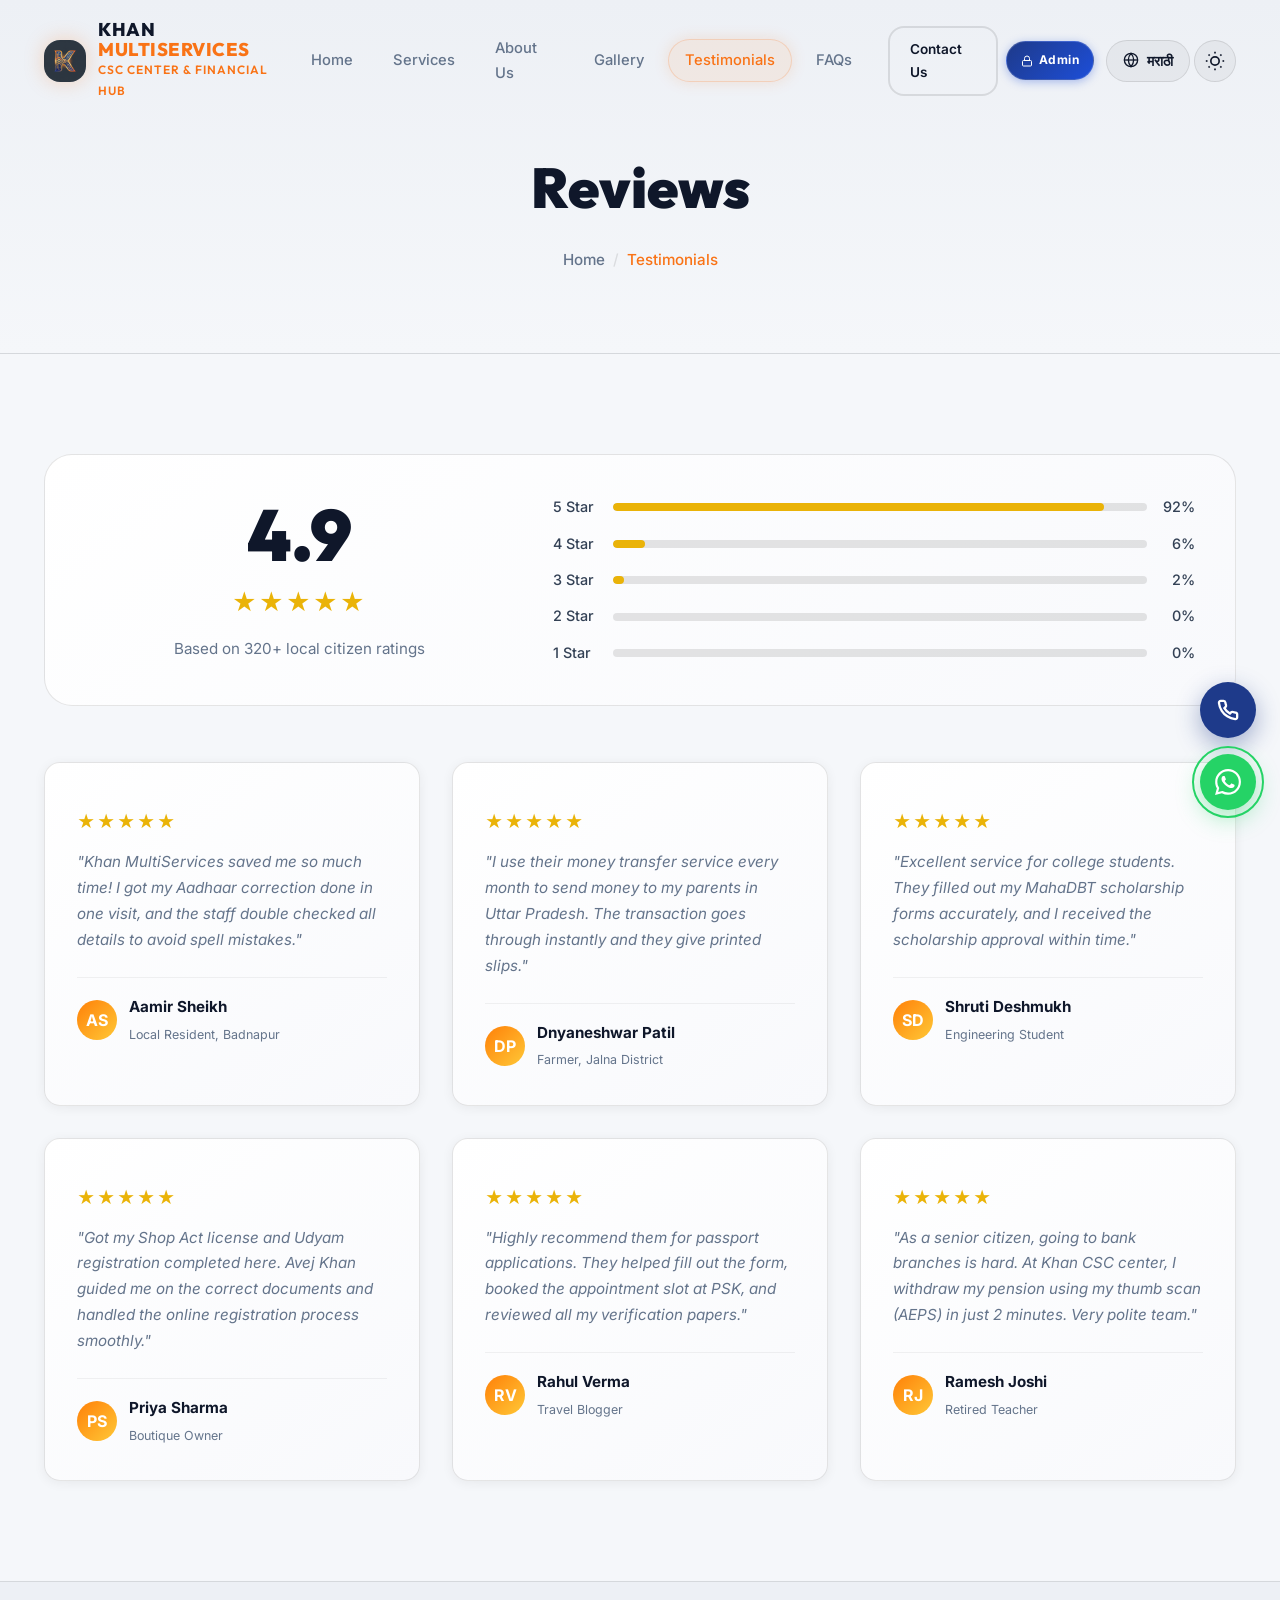
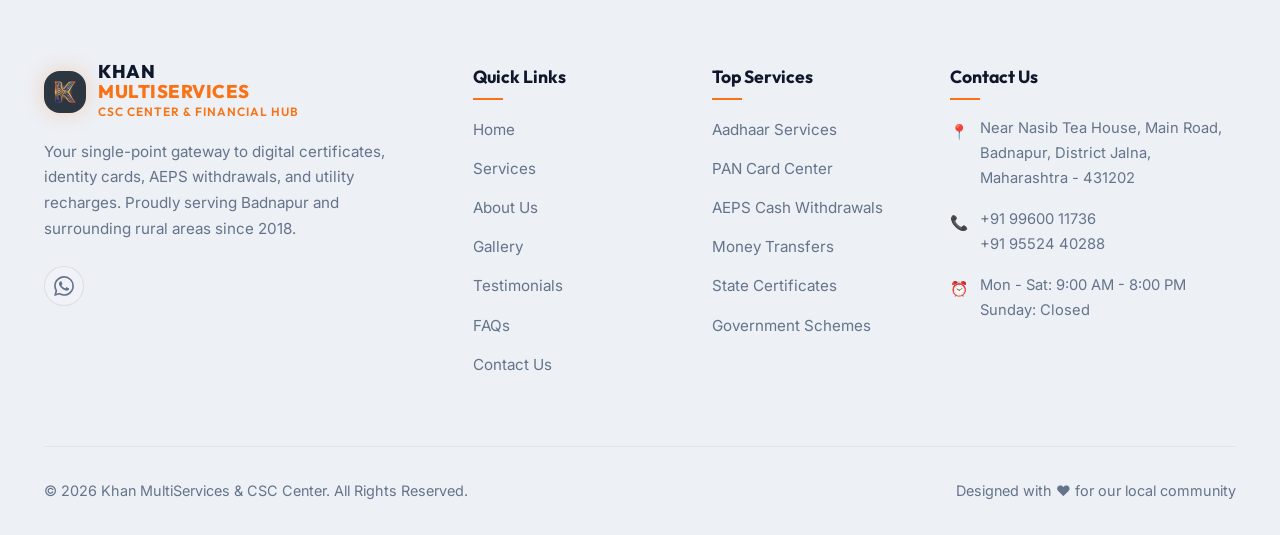
<file: testimonials.html>
<!DOCTYPE html>
<html lang="en">

<head>
  <meta charset="UTF-8">
  <meta name="viewport" content="width=device-width, initial-scale=1.0">

  <title>Customer Testimonials | Khan MultiServices & CSC Center</title>
  <meta name="description"
    content="Read reviews and success stories from farmers, students, and business owners in Badnapur who trust Khan MultiServices for their government documentation and banking.">

  <link rel="icon" type="image/png" href="logo.png">
  <link rel="stylesheet" href="style.css">
</head>

<body class="light-theme">

  <!-- ==================== HEADER & NAVBAR ==================== -->
  <header class="navbar">
    <div class="container nav-container">
      <a href="index.html" class="logo" aria-label="Khan MultiServices Home">
        <img src="logo.png" alt="K" class="logo-symbol" style="object-fit: cover;">
        <div class="logo-text">
          <span class="logo-main">KHAN <span class="highlight-saffron">MULTISERVICES</span></span>
          <span class="logo-sub">CSC Center & Financial Hub</span>
        </div>
      </a>

      <nav class="nav-menu">
        <a href="index.html" class="nav-link">Home</a>
        <a href="services.html" class="nav-link">Services</a>
        <a href="about.html" class="nav-link">About Us</a>
        <a href="gallery.html" class="nav-link">Gallery</a>
        <a href="testimonials.html" class="nav-link active">Testimonials</a>
        <a href="faqs.html" class="nav-link">FAQs</a>
        <a href="contact.html" class="btn btn-outline nav-cta" style="padding: 10px 20px; font-size: 0.85rem;">Contact Us</a>
        <a href="admin-panel.html" class="btn nav-admin-btn" title="Admin Panel" style="padding: 8px 14px; font-size: 0.75rem; font-weight: 700; background: linear-gradient(135deg, #1e3a8a, #1d4ed8); color: #fff; border: 1px solid rgba(255,255,255,0.15); border-radius: 30px; display: inline-flex; align-items: center; gap: 6px; letter-spacing: 0.4px; box-shadow: 0 2px 10px rgba(29,78,216,0.35); transition: transform 0.2s ease, box-shadow 0.2s ease;" onmouseover="this.style.transform='translateY(-2px)'; this.style.boxShadow='0 6px 20px rgba(29,78,216,0.55)'" onmouseout="this.style.transform=''; this.style.boxShadow='0 2px 10px rgba(29,78,216,0.35)'">
          <svg viewBox="0 0 24 24" fill="none" stroke="currentColor" stroke-width="2" width="12" height="12"><rect x="3" y="11" width="18" height="11" rx="2" ry="2"/><path d="M7 11V7a5 5 0 0 1 10 0v4"/></svg>
          Admin
        </a>
      </nav>

      <button class="lang-toggle" id="langToggle" aria-label="Translate to Marathi">
        <svg viewBox="0 0 24 24" fill="none" stroke="currentColor" stroke-width="2" width="16" height="16" style="transform: translateY(-1px);">
          <circle cx="12" cy="12" r="10" />
          <line x1="2" y1="12" x2="22" y2="12" />
          <path d="M12 2a15.3 15.3 0 0 1 4 10 15.3 15.3 0 0 1-4 10 15.3 15.3 0 0 1-4-10 15.3 15.3 0 0 1 4-10z" />
        </svg>
        <span class="lang-text">मराठी</span>
      </button>

      <button class="theme-toggle" id="themeToggle" aria-label="Toggle Light/Dark Theme">
        <svg class="icon-moon" viewBox="0 0 24 24" fill="none" stroke="currentColor" stroke-width="2">
          <path d="M21 12.79A9 9 0 1 1 11.21 3 7 7 0 0 0 21 12.79z" />
        </svg>
        <svg class="icon-sun" viewBox="0 0 24 24" fill="none" stroke="currentColor" stroke-width="2">
          <circle cx="12" cy="12" r="5" />
          <line x1="12" y1="1" x2="12" y2="3" />
          <line x1="12" y1="21" x2="12" y2="23" />
          <line x1="4.22" y1="4.22" x2="5.64" y2="5.64" />
          <line x1="18.36" y1="18.36" x2="19.78" y2="19.78" />
          <line x1="1" y1="12" x2="3" y2="12" />
          <line x1="21" y1="12" x2="23" y2="12" />
          <line x1="4.22" y1="19.78" x2="5.64" y2="18.36" />
          <line x1="18.36" y1="5.64" x2="19.78" y2="4.22" />
        </svg>
      </button>

      <button class="menu-toggle" id="menuToggle" aria-label="Toggle navigation menu">
        <span></span>
        <span></span>
        <span></span>
      </button>
    </div>
  </header>

  <!-- Mobile Menu Panel Overlay -->
  <div class="mobile-menu-overlay" id="mobileMenu">
    <button class="close-menu-btn" id="closeMobileMenu" aria-label="Close menu">&times;</button>
    <nav class="mobile-nav">
      <a href="index.html" class="mobile-nav-link">Home</a>
      <a href="services.html" class="mobile-nav-link">Services</a>
      <a href="about.html" class="mobile-nav-link">About Us</a>
      <a href="gallery.html" class="mobile-nav-link">Gallery</a>
      <a href="testimonials.html" class="mobile-nav-link active">Testimonials</a>
      <a href="faqs.html" class="mobile-nav-link">FAQs</a>
    </nav>
    <a href="contact.html" class="btn btn-outline nav-cta" style="width: 200px;">Contact Us</a>
  </div>

  <!-- ==================== PAGE HERO ==================== -->
  <section class="page-hero">
    <div class="container">
      <h1 class="page-hero-title">Reviews</h1>
      <div class="breadcrumbs">
        <a href="index.html">Home</a>
        <span class="separator">/</span>
        <span class="current">Testimonials</span>
      </div>
    </div>
  </section>

  <!-- ==================== MAIN CONTENT SECTION ==================== -->
  <section class="section-padding">
    <div class="container">

      <!-- Ratings Summary Dashboard -->
      <div class="ratings-dashboard">
        <div class="ratings-score">
          <div class="ratings-big-num">4.9</div>
          <div class="ratings-stars">★★★★★</div>
          <div class="ratings-count">Based on 320+ local citizen ratings</div>
        </div>

        <div class="ratings-bars">
          <!-- 5 Stars -->
          <div class="rating-bar-row">
            <div class="rating-bar-label">5 Star</div>
            <div class="rating-bar-bg">
              <div class="rating-bar-fill" style="width: 92%;"></div>
            </div>
            <div class="rating-bar-label" style="text-align: right; width: 36px;">92%</div>
          </div>
          <!-- 4 Stars -->
          <div class="rating-bar-row">
            <div class="rating-bar-label">4 Star</div>
            <div class="rating-bar-bg">
              <div class="rating-bar-fill" style="width: 6%;"></div>
            </div>
            <div class="rating-bar-label" style="text-align: right; width: 36px;">6%</div>
          </div>
          <!-- 3 Stars -->
          <div class="rating-bar-row">
            <div class="rating-bar-label">3 Star</div>
            <div class="rating-bar-bg">
              <div class="rating-bar-fill" style="width: 2%;"></div>
            </div>
            <div class="rating-bar-label" style="text-align: right; width: 36px;">2%</div>
          </div>
          <!-- 2 Stars -->
          <div class="rating-bar-row">
            <div class="rating-bar-label">2 Star</div>
            <div class="rating-bar-bg">
              <div class="rating-bar-fill" style="width: 0%;"></div>
            </div>
            <div class="rating-bar-label" style="text-align: right; width: 36px;">0%</div>
          </div>
          <!-- 1 Stars -->
          <div class="rating-bar-row">
            <div class="rating-bar-label">1 Star</div>
            <div class="rating-bar-bg">
              <div class="rating-bar-fill" style="width: 0%;"></div>
            </div>
            <div class="rating-bar-label" style="text-align: right; width: 36px;">0%</div>
          </div>
        </div>
      </div>

      <!-- Testimonials Cards Grid -->
      <div class="grid-3">

        <!-- Review 1 -->
        <div class="card-premium">
          <div class="ratings-stars" style="font-size: 1.1rem; margin-bottom: 12px;">★★★★★</div>
          <p
            style="font-style: italic; color: var(--clr-text-muted); font-size: 0.95rem; line-height: 1.7; margin-bottom: 24px;">
            "Khan MultiServices saved me so much time! I got my Aadhaar correction done in one visit, and the staff
            double checked all details to avoid spell mistakes."
          </p>
          <div
            style="display: flex; align-items: center; gap: 12px; border-top: 1px solid var(--clr-border-light); padding-top: 16px;">
            <div
              style="width: 40px; height: 40px; border-radius: 50%; background: var(--grad-saffron); display: grid; place-items: center; color: #fff; font-weight: 700;">
              AS</div>
            <div>
              <h4 style="font-size: 0.95rem; color: var(--clr-heading); font-weight: 700;">Aamir Sheikh</h4>
              <span style="font-size: 0.78rem; color: var(--clr-text-muted);">Local Resident, Badnapur</span>
            </div>
          </div>
        </div>

        <!-- Review 2 -->
        <div class="card-premium">
          <div class="ratings-stars" style="font-size: 1.1rem; margin-bottom: 12px;">★★★★★</div>
          <p
            style="font-style: italic; color: var(--clr-text-muted); font-size: 0.95rem; line-height: 1.7; margin-bottom: 24px;">
            "I use their money transfer service every month to send money to my parents in Uttar Pradesh. The
            transaction goes through instantly and they give printed slips."
          </p>
          <div
            style="display: flex; align-items: center; gap: 12px; border-top: 1px solid var(--clr-border-light); padding-top: 16px;">
            <div
              style="width: 40px; height: 40px; border-radius: 50%; background: var(--grad-saffron); display: grid; place-items: center; color: #fff; font-weight: 700;">
              DP</div>
            <div>
              <h4 style="font-size: 0.95rem; color: var(--clr-heading); font-weight: 700;">Dnyaneshwar Patil</h4>
              <span style="font-size: 0.78rem; color: var(--clr-text-muted);">Farmer, Jalna District</span>
            </div>
          </div>
        </div>

        <!-- Review 3 -->
        <div class="card-premium">
          <div class="ratings-stars" style="font-size: 1.1rem; margin-bottom: 12px;">★★★★★</div>
          <p
            style="font-style: italic; color: var(--clr-text-muted); font-size: 0.95rem; line-height: 1.7; margin-bottom: 24px;">
            "Excellent service for college students. They filled out my MahaDBT scholarship forms accurately, and I
            received the scholarship approval within time."
          </p>
          <div
            style="display: flex; align-items: center; gap: 12px; border-top: 1px solid var(--clr-border-light); padding-top: 16px;">
            <div
              style="width: 40px; height: 40px; border-radius: 50%; background: var(--grad-saffron); display: grid; place-items: center; color: #fff; font-weight: 700;">
              SD</div>
            <div>
              <h4 style="font-size: 0.95rem; color: var(--clr-heading); font-weight: 700;">Shruti Deshmukh</h4>
              <span style="font-size: 0.78rem; color: var(--clr-text-muted);">Engineering Student</span>
            </div>
          </div>
        </div>

        <!-- Review 4 -->
        <div class="card-premium">
          <div class="ratings-stars" style="font-size: 1.1rem; margin-bottom: 12px;">★★★★★</div>
          <p
            style="font-style: italic; color: var(--clr-text-muted); font-size: 0.95rem; line-height: 1.7; margin-bottom: 24px;">
            "Got my Shop Act license and Udyam registration completed here. Avej Khan guided me on the correct documents
            and handled the online registration process smoothly."
          </p>
          <div
            style="display: flex; align-items: center; gap: 12px; border-top: 1px solid var(--clr-border-light); padding-top: 16px;">
            <div
              style="width: 40px; height: 40px; border-radius: 50%; background: var(--grad-saffron); display: grid; place-items: center; color: #fff; font-weight: 700;">
              PS</div>
            <div>
              <h4 style="font-size: 0.95rem; color: var(--clr-heading); font-weight: 700;">Priya Sharma</h4>
              <span style="font-size: 0.78rem; color: var(--clr-text-muted);">Boutique Owner</span>
            </div>
          </div>
        </div>

        <!-- Review 5 -->
        <div class="card-premium">
          <div class="ratings-stars" style="font-size: 1.1rem; margin-bottom: 12px;">★★★★★</div>
          <p
            style="font-style: italic; color: var(--clr-text-muted); font-size: 0.95rem; line-height: 1.7; margin-bottom: 24px;">
            "Highly recommend them for passport applications. They helped fill out the form, booked the appointment slot
            at PSK, and reviewed all my verification papers."
          </p>
          <div
            style="display: flex; align-items: center; gap: 12px; border-top: 1px solid var(--clr-border-light); padding-top: 16px;">
            <div
              style="width: 40px; height: 40px; border-radius: 50%; background: var(--grad-saffron); display: grid; place-items: center; color: #fff; font-weight: 700;">
              RV</div>
            <div>
              <h4 style="font-size: 0.95rem; color: var(--clr-heading); font-weight: 700;">Rahul Verma</h4>
              <span style="font-size: 0.78rem; color: var(--clr-text-muted);">Travel Blogger</span>
            </div>
          </div>
        </div>

        <!-- Review 6 -->
        <div class="card-premium">
          <div class="ratings-stars" style="font-size: 1.1rem; margin-bottom: 12px;">★★★★★</div>
          <p
            style="font-style: italic; color: var(--clr-text-muted); font-size: 0.95rem; line-height: 1.7; margin-bottom: 24px;">
            "As a senior citizen, going to bank branches is hard. At Khan CSC center, I withdraw my pension using my
            thumb scan (AEPS) in just 2 minutes. Very polite team."
          </p>
          <div
            style="display: flex; align-items: center; gap: 12px; border-top: 1px solid var(--clr-border-light); padding-top: 16px;">
            <div
              style="width: 40px; height: 40px; border-radius: 50%; background: var(--grad-saffron); display: grid; place-items: center; color: #fff; font-weight: 700;">
              RJ</div>
            <div>
              <h4 style="font-size: 0.95rem; color: var(--clr-heading); font-weight: 700;">Ramesh Joshi</h4>
              <span style="font-size: 0.78rem; color: var(--clr-text-muted);">Retired Teacher</span>
            </div>
          </div>
        </div>

      </div>
    </div>
  </section>

  <!-- ==================== FOOTER ==================== -->
  <footer class="footer">
    <div class="container">
      <div class="footer-grid">
        <!-- Brand Column -->
        <div class="footer-brand">
          <a href="index.html" class="logo" style="margin-bottom: 16px;">
            <img src="logo.png" alt="K" class="logo-symbol" style="object-fit: cover;">
            <div class="logo-text">
              <span class="logo-main">KHAN <span class="highlight-saffron">MULTISERVICES</span></span>
              <span class="logo-sub">CSC Center & Financial Hub</span>
            </div>
          </a>
          <p class="footer-desc">
            Your single-point gateway to digital certificates, identity cards, AEPS withdrawals, and utility recharges.
            Proudly serving Badnapur and surrounding rural areas since 2018.
          </p>
          <div class="footer-socials">
            <a href="https://wa.me/919960011736" target="_blank" rel="noopener" class="social-icon"
              aria-label="WhatsApp"><svg viewBox="0 0 24 24" fill="currentColor" width="20" height="20">
                <path
                  d="M17.472 14.382c-.297-.149-1.758-.867-2.03-.967-.273-.099-.471-.148-.67.15-.197.297-.767.966-.94 1.164-.173.199-.347.223-.644.075-.297-.15-1.255-.463-2.39-1.475-.883-.788-1.48-1.761-1.653-2.059-.173-.297-.018-.458.13-.606.134-.133.298-.347.446-.52.149-.174.198-.298.298-.497.099-.198.05-.371-.025-.52-.075-.149-.669-1.612-.916-2.207-.242-.579-.487-.5-.669-.51-.173-.008-.371-.01-.57-.01-.198 0-.52.074-.792.372-.272.297-1.04 1.016-1.04 2.479 0 1.462 1.065 2.875 1.213 3.074.149.198 2.096 3.2 5.077 4.487.709.306 1.262.489 1.694.625.712.227 1.36.195 1.871.118.571-.085 1.758-.719 2.006-1.413.248-.694.248-1.289.173-1.413-.074-.124-.272-.198-.57-.347m-5.421 7.403h-.004a9.87 9.87 0 01-5.031-1.378l-.361-.214-3.741.982.998-3.648-.235-.374a9.86 9.86 0 01-1.51-5.26c.001-5.45 4.436-9.884 9.888-9.884 2.64 0 5.122 1.03 6.988 2.898a9.825 9.825 0 012.893 6.994c-.003 5.45-4.437 9.884-9.885 9.884m8.413-18.297A11.815 11.815 0 0012.05 0C5.495 0 .16 5.335.157 11.892c0 2.096.547 4.142 1.588 5.945L.057 24l6.305-1.654a11.882 11.882 0 005.683 1.448h.005c6.554 0 11.89-5.335 11.893-11.893a11.821 11.821 0 00-3.48-8.413z" />
              </svg></a>
          </div>
        </div>

        <!-- Navigation Column -->
        <div>
          <h4 class="footer-title">Quick Links</h4>
          <ul class="footer-links">
            <li><a href="index.html">Home</a></li>
            <li><a href="services.html">Services</a></li>
            <li><a href="about.html">About Us</a></li>
            <li><a href="gallery.html">Gallery</a></li>
            <li><a href="testimonials.html">Testimonials</a></li>
            <li><a href="faqs.html">FAQs</a></li>
            <li><a href="contact.html">Contact Us</a></li>
          </ul>
        </div>

        <!-- Services Column -->
        <div>
          <h4 class="footer-title">Top Services</h4>
          <ul class="footer-links">
            <li><a href="service-details.html?id=aadhaar">Aadhaar Services</a></li>
            <li><a href="service-details.html?id=pan-card">PAN Card Center</a></li>
            <li><a href="service-details.html?id=banking-aeps">AEPS Cash Withdrawals</a></li>
            <li><a href="service-details.html?id=money-transfer">Money Transfers</a></li>
            <li><a href="service-details.html?id=certificates">State Certificates</a></li>
            <li><a href="service-details.html?id=govt-schemes">Government Schemes</a></li>
          </ul>
        </div>

        <!-- Contact Info Column -->
        <div>
          <h4 class="footer-title">Contact Us</h4>
          <ul class="footer-contact">
            <li>
              <span class="icon">📍</span>
              <span>Near Nasib Tea House, Main Road, Badnapur, District Jalna, Maharashtra - 431202</span>
            </li>
            <li>
              <span class="icon">📞</span>
              <span>+91 99600 11736 <br> +91 95524 40288</span>
            </li>
            <li>
              <span class="icon">⏰</span>
              <span>Mon - Sat: 9:00 AM - 8:00 PM <br> Sunday: Closed</span>
            </li>
          </ul>
        </div>
      </div>

      <!-- Footer Bottom -->
      <div class="footer-bottom">
        <p>&copy; 2026 Khan MultiServices & CSC Center. All Rights Reserved.</p>
        <p>Designed with ❤️ for our local community</p>
      </div>
    </div>
  </footer>

  <!-- ==================== FLOATING INTERACTIVE BUTTONS ==================== -->
  <div class="floating-actions">
    <!-- Click to Call Floating Button -->
    <a href="tel:+919960011736" class="btn-float-call" aria-label="Call Support">
      <svg viewBox="0 0 24 24" fill="none" stroke="currentColor" stroke-width="2.5" width="22" height="22">
        <path
          d="M22 16.92v3a2 2 0 0 1-2.18 2 19.79 19.79 0 0 1-8.63-3.07 19.5 19.5 0 0 1-6-6 19.79 19.79 0 0 1-3.07-8.67A2 2 0 0 1 4.11 2h3a2 2 0 0 1 2 1.72c.127.96.361 1.903.7 2.81a2 2 0 0 1-.45 2.11L8.09 9.91a16 16 0 0 0 6 6l1.27-1.27a2 2 0 0 1 2.11-.45c.907.339 1.85.573 2.81.7A2 2 0 0 1 22 16.92z" />
      </svg>
    </a>
    <!-- Floating WhatsApp Button -->
    <a href="https://wa.me/919960011736?text=Hi%20Khan%20MultiServices!%20I%20have%20an%20enquiry%20regarding%20some%20services.%20Please%20guide%20me."
      target="_blank" rel="noopener" class="btn-float-wa" aria-label="WhatsApp Chat Support">
      <svg viewBox="0 0 24 24" fill="currentColor" width="26" height="26">
        <path
          d="M17.472 14.382c-.297-.149-1.758-.867-2.03-.967-.273-.099-.471-.148-.67.15-.197.297-.767.966-.94 1.164-.173.199-.347.223-.644.075-.297-.15-1.255-.463-2.39-1.475-.883-.788-1.48-1.761-1.653-2.059-.173-.297-.018-.458.13-.606.134-.133.298-.347.446-.52.149-.174.198-.298.298-.497.099-.198.05-.371-.025-.52-.075-.149-.669-1.612-.916-2.207-.242-.579-.487-.5-.669-.51-.173-.008-.371-.01-.57-.01-.198 0-.52.074-.792.372-.272.297-1.04 1.016-1.04 2.479 0 1.462 1.065 2.875 1.213 3.074.149.198 2.096 3.2 5.077 4.487.709.306 1.262.489 1.694.625.712.227 1.36.195 1.871.118.571-.085 1.758-.719 2.006-1.413.248-.694.248-1.289.173-1.413-.074-.124-.272-.198-.57-.347m-5.421 7.403h-.004a9.87 9.87 0 01-5.031-1.378l-.361-.214-3.741.982.998-3.648-.235-.374a9.86 9.86 0 01-1.51-5.26c.001-5.45 4.436-9.884 9.888-9.884 2.64 0 5.122 1.03 6.988 2.898a9.825 9.825 0 012.893 6.994c-.003 5.45-4.437 9.884-9.885 9.884m8.413-18.297A11.815 11.815 0 0012.05 0C5.495 0 .16 5.335.157 11.892c0 2.096.547 4.142 1.588 5.945L.057 24l6.305-1.654a11.882 11.882 0 005.683 1.448h.005c6.554 0 11.89-5.335 11.893-11.893a11.821 11.821 0 00-3.48-8.413z" />
      </svg>
    </a>
    <!-- Back to Top Button -->
    <button class="btn-back-to-top" id="backToTop" aria-label="Back to Top">▲</button>
  </div>

  <!-- Scripts -->
  <script src="script.js"></script>
</body>

</html>
</file>
<file: style.css>
/* ===================================================================
   Khan MultiServices & CSC Center — Premium Style Sheet
   =================================================================== */

@import url('https://fonts.googleapis.com/css2?family=Inter:wght@300;400;500;600;700&family=Outfit:wght@400;500;600;700;800;900&display=swap');

/* ---------- Design Tokens (Variables) ---------- */
:root {
  --clr-bg: #070913;
  --clr-bg-alt: #0d1127;
  --clr-surface: #131938;
  --clr-surface-alt: #1a224c;
  --clr-border: rgba(255, 255, 255, 0.08);
  --clr-border-light: rgba(255, 255, 255, 0.04);
  --clr-text: #e2e8f0;
  --clr-text-muted: #94a3b8;
  --clr-heading: #ffffff;

  /* Indian National Colors inspired premium palette */
  --clr-saffron: #f97316;
  /* Saffron Primary */
  --clr-saffron-hover: #ea580c;
  --clr-navy: #1e3a8a;
  /* Deep Indian Blue */
  --clr-navy-hover: #172554;
  --clr-green: #10b981;
  /* Ashoka Green inspired success */
  --clr-green-hover: #059669;

  /* Gradients */
  --grad-saffron: linear-gradient(135deg, #ff8008, #ffc837);
  --grad-premium: linear-gradient(135deg, #1e3a8a, #3b82f6, #06b6d4);
  --grad-dark: linear-gradient(180deg, #0d1127, #070913);
  --grad-card: linear-gradient(145deg, #131938, #0e122b);

  /* Typography */
  --font-title: 'Outfit', 'Inter', system-ui, sans-serif;
  --font-body: 'Inter', system-ui, sans-serif;

  /* Borders & Shadows */
  --radius-sm: 8px;
  --radius-md: 16px;
  --radius-lg: 28px;
  --radius-full: 9999px;
  --shadow-sm: 0 4px 12px rgba(0, 0, 0, 0.1);
  --shadow-md: 0 12px 24px rgba(0, 0, 0, 0.2);
  --shadow-lg: 0 24px 48px rgba(0, 0, 0, 0.4);
  --shadow-glow-saffron: 0 0 20px rgba(249, 115, 22, 0.25);
  --shadow-glow-blue: 0 0 20px rgba(59, 130, 246, 0.25);

  /* Transitions */
  --transition-smooth: 0.4s cubic-bezier(0.16, 1, 0.3, 1);
  --transition-fast: 0.2s ease;
}

/* ---------- Light / Classic Theme Overrides ---------- */
body.light-theme {
  --clr-bg: #f5f7fa;
  --clr-bg-alt: #edf0f5;
  --clr-surface: #ffffff;
  --clr-surface-alt: #f0f2f7;
  --clr-border: rgba(0, 0, 0, 0.1);
  --clr-border-light: rgba(0, 0, 0, 0.05);
  --clr-text: #334155;
  --clr-text-muted: #64748b;
  --clr-heading: #0f172a;

  --grad-dark: linear-gradient(180deg, #edf0f5, #f5f7fa);
  --grad-card: linear-gradient(145deg, #ffffff, #f8f9fc);

  --shadow-sm: 0 4px 12px rgba(0, 0, 0, 0.06);
  --shadow-md: 0 12px 24px rgba(0, 0, 0, 0.08);
  --shadow-lg: 0 24px 48px rgba(0, 0, 0, 0.12);
}

/* Light theme — override specific component backgrounds */
body.light-theme .navbar.scrolled {
  background: rgba(245, 247, 250, 0.9);
}

body.light-theme .nav-link:hover {
  color: var(--clr-heading);
  background: rgba(0, 0, 0, 0.04);
}

body.light-theme .nav-link.active {
  color: var(--clr-saffron) !important;
  background: rgba(249, 115, 22, 0.08) !important;
  border-color: rgba(249, 115, 22, 0.2) !important;
}

body.light-theme .mobile-menu-overlay {
  background: rgba(245, 247, 250, 0.98);
}

body.light-theme .mobile-nav-link {
  color: var(--clr-text-muted);
}

body.light-theme .mobile-nav-link:hover,
body.light-theme .mobile-nav-link.active {
  color: var(--clr-saffron);
}

body.light-theme .close-menu-btn {
  color: var(--clr-heading);
}

body.light-theme .menu-toggle span {
  background-color: var(--clr-heading);
}

body.light-theme .card-premium {
  box-shadow: 0 2px 12px rgba(0, 0, 0, 0.06);
}

body.light-theme .card-icon-container {
  background: rgba(0, 0, 0, 0.03);
  border-color: rgba(0, 0, 0, 0.08);
}

body.light-theme .filter-tab {
  border-color: rgba(0, 0, 0, 0.12);
  color: var(--clr-text-muted);
}

body.light-theme .filter-tab:hover {
  color: var(--clr-heading);
  border-color: rgba(0, 0, 0, 0.2);
  background: rgba(0, 0, 0, 0.02);
}

body.light-theme .faq-question:hover {
  background-color: rgba(0, 0, 0, 0.02);
}

body.light-theme .faq-answer {
  background-color: rgba(0, 0, 0, 0.02);
}

body.light-theme .gallery-overlay {
  background: linear-gradient(0deg, rgba(255, 255, 255, 0.95) 0%, rgba(255, 255, 255, 0.3) 100%);
}

body.light-theme .gallery-title {
  color: var(--clr-heading);
}

body.light-theme .gallery-category {
  color: var(--clr-saffron);
}

body.light-theme .lightbox {
  background: rgba(255, 255, 255, 0.96);
}

body.light-theme .lightbox-close {
  color: var(--clr-heading);
}

body.light-theme .btn-back-to-top {
  background-color: #fff;
  color: var(--clr-heading);
  border-color: rgba(0, 0, 0, 0.1);
}

body.light-theme .social-icon {
  background: var(--clr-surface-alt);
  border-color: rgba(0, 0, 0, 0.08);
  color: var(--clr-text-muted);
}

body.light-theme .service-nav-link {
  background: rgba(0, 0, 0, 0.02);
  border-color: rgba(0, 0, 0, 0.08);
}

body.light-theme .details-header-icon {
  background: rgba(0, 0, 0, 0.03);
  border-color: rgba(0, 0, 0, 0.08);
}

body.light-theme .details-meta-card {
  background: rgba(0, 0, 0, 0.02);
  border-color: rgba(0, 0, 0, 0.08);
}

body.light-theme .form-control {
  background: #fff;
  border-color: rgba(0, 0, 0, 0.12);
  color: var(--clr-text);
}

body.light-theme .form-control:focus {
  background: #fff;
}

body.light-theme .alert-success {
  background: rgba(16, 185, 129, 0.08);
  border-color: rgba(16, 185, 129, 0.2);
  color: #059669;
}

/* ---------- Theme Toggle Button ---------- */
.theme-toggle {
  width: 42px;
  height: 42px;
  border-radius: 50%;
  border: 1px solid var(--clr-border);
  background: rgba(255, 255, 255, 0.04);
  color: var(--clr-heading);
  cursor: pointer;
  display: grid;
  place-items: center;
  transition: var(--transition-smooth);
  margin-left: 4px;
  flex-shrink: 0;
}

.theme-toggle:hover {
  background: var(--clr-saffron);
  color: #fff;
  border-color: var(--clr-saffron);
  transform: rotate(30deg);
}

body.light-theme .theme-toggle {
  background: rgba(0, 0, 0, 0.04);
}

.theme-toggle .icon-sun,
.theme-toggle .icon-moon {
  width: 20px;
  height: 20px;
  transition: var(--transition-smooth);
}

/* Show/hide sun/moon icons based on theme */
.theme-toggle .icon-sun {
  display: none;
}

.theme-toggle .icon-moon {
  display: block;
}

body.light-theme .theme-toggle .icon-sun {
  display: block;
}

body.light-theme .theme-toggle .icon-moon {
  display: none;
}

/* ---------- Language Switcher Toggle ---------- */
.lang-toggle {
  display: inline-flex;
  align-items: center;
  gap: 8px;
  padding: 0 16px;
  height: 42px;
  border-radius: var(--radius-full);
  border: 1px solid var(--clr-border);
  background: rgba(255, 255, 255, 0.04);
  color: var(--clr-heading);
  cursor: pointer;
  font-weight: 600;
  font-size: 0.88rem;
  transition: var(--transition-smooth);
  margin-left: 12px;
  flex-shrink: 0;
}

.lang-toggle:hover {
  background: var(--clr-saffron);
  color: #fff;
  border-color: var(--clr-saffron);
  transform: translateY(-2px);
  box-shadow: var(--shadow-glow-saffron);
}

body.light-theme .lang-toggle {
  background: rgba(0, 0, 0, 0.04);
}

/* ---------- Global Reset ---------- */
*,
*::before,
*::after {
  margin: 0;
  padding: 0;
  box-sizing: border-box;
}

html {
  scroll-behavior: smooth;
  scroll-padding-top: 90px;
  font-size: 16px;
}

body {
  font-family: var(--font-body);
  background-color: var(--clr-bg);
  color: var(--clr-text);
  line-height: 1.7;
  overflow-x: hidden;
  -webkit-font-smoothing: antialiased;
}

a {
  color: inherit;
  text-decoration: none;
  transition: var(--transition-fast);
}

ul {
  list-style: none;
}

img {
  max-width: 100%;
  height: auto;
  display: block;
  border-radius: var(--radius-sm);
}

button,
input,
select,
textarea {
  font: inherit;
  color: inherit;
  background: none;
  border: none;
  outline: none;
}

/* ---------- Common Layout Utilities ---------- */
.container {
  width: 100%;
  max-width: 1240px;
  margin: 0 auto;
  padding: 0 24px;
}

.section-padding {
  padding: 100px 0;
}

.grid-2 {
  display: grid;
  grid-template-columns: repeat(2, 1fr);
  gap: 48px;
}

.grid-3 {
  display: grid;
  grid-template-columns: repeat(3, 1fr);
  gap: 32px;
}

.grid-4 {
  display: grid;
  grid-template-columns: repeat(4, 1fr);
  gap: 24px;
}

@media (max-width: 1024px) {
  .grid-4 {
    grid-template-columns: repeat(2, 1fr);
  }

  .grid-3 {
    grid-template-columns: repeat(2, 1fr);
  }

  .grid-2 {
    grid-template-columns: 1fr;
    gap: 32px;
  }
}

@media (max-width: 640px) {
  .grid-4 {
    grid-template-columns: 1fr;
  }

  .grid-3 {
    grid-template-columns: 1fr;
  }

  .section-padding {
    padding: 60px 0;
  }
}

/* ---------- Text & Accents ---------- */
.gradient-text {
  background: var(--grad-saffron);
  -webkit-background-clip: text;
  -webkit-text-fill-color: transparent;
  background-clip: text;
}

.blue-gradient-text {
  background: var(--grad-premium);
  -webkit-background-clip: text;
  -webkit-text-fill-color: transparent;
  background-clip: text;
}

.highlight-saffron {
  color: var(--clr-saffron);
}

.highlight-blue {
  color: #3b82f6;
}

.section-header {
  text-align: center;
  max-width: 700px;
  margin: 0 auto 56px;
}

.section-badge {
  display: inline-block;
  padding: 6px 16px;
  border-radius: var(--radius-full);
  background: rgba(249, 115, 22, 0.1);
  border: 1px solid rgba(249, 115, 22, 0.2);
  color: var(--clr-saffron);
  font-size: 0.8rem;
  font-weight: 700;
  text-transform: uppercase;
  letter-spacing: 1.5px;
  margin-bottom: 16px;
}

.section-badge-blue {
  display: inline-block;
  padding: 6px 16px;
  border-radius: var(--radius-full);
  background: rgba(59, 130, 246, 0.1);
  border: 1px solid rgba(59, 130, 246, 0.2);
  color: #60a5fa;
  font-size: 0.8rem;
  font-weight: 700;
  text-transform: uppercase;
  letter-spacing: 1.5px;
  margin-bottom: 16px;
}

.section-title {
  font-family: var(--font-title);
  font-size: clamp(2rem, 4vw, 2.75rem);
  font-weight: 800;
  color: var(--clr-heading);
  line-height: 1.25;
  margin-bottom: 16px;
}

.section-desc {
  color: var(--clr-text-muted);
  font-size: 1.1rem;
}

/* ---------- Interactive Elements (Buttons) ---------- */
.btn {
  display: inline-flex;
  align-items: center;
  justify-content: center;
  gap: 10px;
  padding: 14px 28px;
  border-radius: var(--radius-md);
  font-weight: 600;
  font-size: 0.95rem;
  cursor: pointer;
  transition: var(--transition-smooth);
  position: relative;
  z-index: 2;
}

.btn-primary {
  background: var(--grad-saffron);
  color: #fff;
  box-shadow: 0 4px 14px rgba(249, 115, 22, 0.3);
}

.btn-primary:hover {
  transform: translateY(-3px);
  box-shadow: 0 8px 24px rgba(249, 115, 22, 0.5), var(--shadow-glow-saffron);
}

.btn-secondary {
  background: var(--clr-navy);
  color: #fff;
  border: 1px solid rgba(255, 255, 255, 0.05);
}

.btn-secondary:hover {
  background: var(--clr-navy-hover);
  transform: translateY(-3px);
  box-shadow: var(--shadow-glow-blue);
}

.btn-outline {
  border: 2px solid var(--clr-border);
  color: var(--clr-heading);
}

.btn-outline:hover {
  border-color: var(--clr-saffron);
  color: var(--clr-saffron);
  transform: translateY(-3px);
}

.btn-full {
  width: 100%;
}

.icon-wrapper {
  display: inline-flex;
  align-items: center;
  justify-content: center;
  transition: var(--transition-smooth);
}

.btn:hover .icon-wrapper {
  transform: translateX(4px);
}

/* ---------- Sticky Navigation Bar ---------- */
.navbar {
  position: fixed;
  top: 0;
  left: 0;
  width: 100%;
  z-index: 1000;
  padding: 20px 0;
  transition: var(--transition-smooth);
}

.navbar.scrolled {
  padding: 12px 0;
  background: rgba(7, 9, 19, 0.85);
  backdrop-filter: blur(16px);
  border-bottom: 1px solid var(--clr-border);
  box-shadow: var(--shadow-sm);
}

.nav-container {
  display: flex;
  align-items: center;
  justify-content: space-between;
}

.logo {
  display: flex;
  align-items: center;
  gap: 12px;
  font-family: var(--font-title);
  font-weight: 800;
  font-size: 1.25rem;
  color: var(--clr-heading);
}

.logo-symbol {
  width: 42px;
  height: 42px;
  border-radius: var(--radius-md);
  background: var(--grad-saffron);
  display: grid;
  place-items: center;
  font-weight: 900;
  font-size: 1.3rem;
  color: #fff;
  box-shadow: var(--shadow-glow-saffron);
}

.logo-text span {
  display: block;
}

.logo-main {
  font-size: 1.15rem;
  line-height: 1.1;
  font-weight: 800;
  letter-spacing: 0.5px;
}

.logo-sub {
  font-size: 0.75rem;
  color: var(--clr-saffron);
  font-weight: 600;
  letter-spacing: 1px;
  text-transform: uppercase;
}

.nav-menu {
  display: flex;
  align-items: center;
  gap: 8px;
}

.nav-link {
  padding: 8px 16px;
  border-radius: var(--radius-full);
  font-size: 0.92rem;
  font-weight: 500;
  color: var(--clr-text-muted);
  transition: var(--transition-smooth);
}

.nav-link:hover {
  color: var(--clr-heading);
  background: rgba(255, 255, 255, 0.05);
}

.nav-link.active {
  color: var(--clr-saffron) !important;
  background: rgba(249, 115, 22, 0.08) !important;
  border: 1px solid rgba(249, 115, 22, 0.2) !important;
  box-shadow: 0 0 15px rgba(249, 115, 22, 0.15) !important;
}

.nav-cta {
  margin-left: 12px;
}

.menu-toggle {
  display: none;
  flex-direction: column;
  gap: 6px;
  cursor: pointer;
  padding: 8px;
}

.menu-toggle span {
  display: block;
  width: 24px;
  height: 2px;
  background-color: var(--clr-heading);
  border-radius: var(--radius-full);
  transition: var(--transition-smooth);
}

/* Mobile Menu Panel */
.mobile-menu-overlay {
  position: fixed;
  inset: 0;
  background: rgba(7, 9, 19, 0.95);
  backdrop-filter: blur(20px);
  z-index: 999;
  display: flex;
  flex-direction: column;
  justify-content: center;
  align-items: center;
  padding: 40px;
  opacity: 0;
  pointer-events: none;
  transition: var(--transition-smooth);
}

.mobile-menu-overlay.open {
  opacity: 1;
  pointer-events: auto;
}

.mobile-nav {
  display: flex;
  flex-direction: column;
  align-items: center;
  gap: 24px;
  margin-bottom: 40px;
}

.mobile-nav-link {
  font-family: var(--font-title);
  font-size: 1.5rem;
  font-weight: 700;
  color: var(--clr-text-muted);
}

.mobile-nav-link:hover,
.mobile-nav-link.active {
  color: var(--clr-saffron);
  transform: scale(1.05);
}

.close-menu-btn {
  position: absolute;
  top: 24px;
  right: 24px;
  font-size: 2rem;
  cursor: pointer;
  color: var(--clr-heading);
}

@media (max-width: 992px) {
  .nav-menu {
    display: none;
  }

  .menu-toggle {
    display: flex;
  }
}

/* ---------- Animations ---------- */
@keyframes float {
  0% {
    transform: translateY(0px) scale(1);
  }

  50% {
    transform: translateY(-15px) scale(1.02);
  }

  100% {
    transform: translateY(0px) scale(1);
  }
}

@keyframes pulse-ring {
  0% {
    transform: scale(0.95);
    opacity: 0.5;
  }

  50% {
    transform: scale(1.1);
    opacity: 0.3;
  }

  100% {
    transform: scale(1.3);
    opacity: 0;
  }
}

/* ---------- Global Floating Buttons ---------- */
.floating-actions {
  position: fixed;
  bottom: 24px;
  right: 24px;
  display: flex;
  flex-direction: column;
  gap: 16px;
  z-index: 900;
}

/* Call Button */
.btn-float-call {
  width: 56px;
  height: 56px;
  border-radius: 50%;
  background-color: var(--clr-navy);
  color: #fff;
  display: grid;
  place-items: center;
  box-shadow: 0 8px 24px rgba(30, 58, 138, 0.4);
  cursor: pointer;
  position: relative;
  transition: var(--transition-smooth);
}

.btn-float-call:hover {
  transform: scale(1.1) rotate(15deg);
  background-color: #2563eb;
}

/* WhatsApp Button styling */
.btn-float-wa {
  width: 56px;
  height: 56px;
  border-radius: 50%;
  background-color: #25d366;
  color: #fff;
  display: grid;
  place-items: center;
  box-shadow: 0 8px 24px rgba(37, 211, 102, 0.4);
  cursor: pointer;
  position: relative;
  transition: var(--transition-smooth);
}

.btn-float-wa::after {
  content: '';
  position: absolute;
  inset: -8px;
  border-radius: 50%;
  border: 2px solid #25d366;
  animation: pulse-ring 2s infinite;
}

.btn-float-wa:hover {
  transform: scale(1.1) rotate(-15deg);
  background-color: #22c55e;
}

.btn-back-to-top {
  width: 50px;
  height: 50px;
  border-radius: 50%;
  background-color: var(--clr-surface-alt);
  color: var(--clr-heading);
  border: 1px solid var(--clr-border);
  display: grid;
  place-items: center;
  box-shadow: var(--shadow-md);
  cursor: pointer;
  opacity: 0;
  visibility: hidden;
  transform: translateY(20px);
  transition: var(--transition-smooth);
}

.btn-back-to-top.visible {
  opacity: 1;
  visibility: visible;
  transform: translateY(0);
}

.btn-back-to-top:hover {
  background-color: var(--clr-saffron);
  border-color: var(--clr-saffron);
  color: #fff;
}

/* ---------- Premium Cards (Glassmorphism & Gradients) ---------- */
.card-premium {
  background: var(--grad-card);
  border: 1px solid var(--clr-border);
  border-radius: var(--radius-md);
  padding: 32px;
  transition: var(--transition-smooth);
  position: relative;
  overflow: hidden;
}

.card-premium::before {
  content: '';
  position: absolute;
  top: 0;
  left: 0;
  width: 100%;
  height: 100%;
  background: linear-gradient(135deg, rgba(255, 128, 8, 0.05) 0%, rgba(255, 200, 55, 0.05) 100%);
  opacity: 0;
  transition: var(--transition-smooth);
  pointer-events: none;
}

.card-premium:hover {
  transform: translateY(-8px);
  border-color: rgba(249, 115, 22, 0.3);
  box-shadow: var(--shadow-lg), var(--shadow-glow-saffron);
}

.card-premium:hover::before {
  opacity: 1;
}

/* Card Icons */
.card-icon-container {
  width: 60px;
  height: 60px;
  border-radius: var(--radius-md);
  background: rgba(255, 255, 255, 0.03);
  border: 1px solid var(--clr-border);
  display: grid;
  place-items: center;
  margin-bottom: 24px;
  color: var(--clr-saffron);
  transition: var(--transition-smooth);
}

.card-premium:hover .card-icon-container {
  background: var(--grad-saffron);
  color: #fff;
  border-color: transparent;
  transform: scale(1.05) rotate(-5deg);
}

/* ---------- Footer ---------- */
.footer {
  background-color: var(--clr-bg-alt);
  border-top: 1px solid var(--clr-border);
  padding: 80px 0 32px;
}

.footer-grid {
  display: grid;
  grid-template-columns: 2fr 1fr 1fr 1.5fr;
  gap: 48px;
  margin-bottom: 56px;
}

@media (max-width: 992px) {
  .footer-grid {
    grid-template-columns: 1fr 1fr;
    gap: 32px;
  }
}

@media (max-width: 640px) {
  .footer-grid {
    grid-template-columns: 1fr;
  }
}

.footer-brand .logo {
  margin-bottom: 20px;
}

.footer-desc {
  color: var(--clr-text-muted);
  margin-bottom: 24px;
  font-size: 0.95rem;
}

.footer-socials {
  display: flex;
  gap: 12px;
}

.social-icon {
  width: 40px;
  height: 40px;
  border-radius: 50%;
  background: var(--clr-surface);
  border: 1px solid var(--clr-border);
  display: grid;
  place-items: center;
  color: var(--clr-text-muted);
  transition: var(--transition-smooth);
}

.social-icon:hover {
  background: var(--grad-saffron);
  color: #fff;
  border-color: transparent;
  transform: translateY(-3px);
}

.footer-title {
  font-family: var(--font-title);
  font-size: 1.1rem;
  font-weight: 700;
  color: var(--clr-heading);
  margin-bottom: 24px;
  position: relative;
}

.footer-title::after {
  content: '';
  position: absolute;
  bottom: -8px;
  left: 0;
  width: 30px;
  height: 2px;
  background-color: var(--clr-saffron);
}

.footer-links li {
  margin-bottom: 12px;
}

.footer-links a {
  color: var(--clr-text-muted);
  font-size: 0.95rem;
}

.footer-links a:hover {
  color: var(--clr-saffron);
  padding-left: 6px;
}

.footer-contact li {
  display: flex;
  align-items: flex-start;
  gap: 12px;
  color: var(--clr-text-muted);
  margin-bottom: 16px;
  font-size: 0.92rem;
}

.footer-contact .icon {
  color: var(--clr-saffron);
  margin-top: 4px;
  flex-shrink: 0;
}

.footer-bottom {
  border-top: 1px solid var(--clr-border-light);
  padding-top: 32px;
  display: flex;
  justify-content: space-between;
  align-items: center;
  color: var(--clr-text-muted);
  font-size: 0.9rem;
}

@media (max-width: 640px) {
  .footer-bottom {
    flex-direction: column;
    gap: 16px;
    text-align: center;
  }
}

/* ---------- Breadcrumb Header (Inner Pages) ---------- */
.page-hero {
  background: var(--grad-dark);
  padding: 140px 0 80px;
  border-bottom: 1px solid var(--clr-border);
  position: relative;
  overflow: hidden;
  text-align: center;
}

.page-hero-title {
  font-family: var(--font-title);
  font-size: clamp(2.5rem, 5vw, 3.5rem);
  font-weight: 900;
  color: var(--clr-heading);
  margin-bottom: 12px;
}

.breadcrumbs {
  display: flex;
  align-items: center;
  justify-content: center;
  gap: 8px;
  color: var(--clr-text-muted);
  font-size: 0.95rem;
  font-weight: 500;
}

.breadcrumbs a:hover {
  color: var(--clr-saffron);
}

.breadcrumbs .separator {
  color: var(--clr-border);
}

.breadcrumbs .current {
  color: var(--clr-saffron);
}

/* ---------- Search & Filtering (Services) ---------- */
.filter-search-bar {
  display: flex;
  gap: 16px;
  margin-bottom: 48px;
  background-color: var(--clr-bg-alt);
  padding: 16px;
  border-radius: var(--radius-md);
  border: 1px solid var(--clr-border);
}

.search-input-wrapper {
  position: relative;
  flex-grow: 1;
}

.search-input-wrapper input {
  width: 100%;
  background: var(--clr-surface);
  border: 1px solid var(--clr-border);
  border-radius: var(--radius-sm);
  padding: 12px 16px 12px 48px;
  color: var(--clr-text);
  font-size: 0.95rem;
  transition: var(--transition-smooth);
}

.search-input-wrapper input:focus {
  border-color: var(--clr-saffron);
  box-shadow: var(--shadow-glow-saffron);
}

.search-icon-svg {
  position: absolute;
  left: 16px;
  top: 50%;
  transform: translateY(-50%);
  color: var(--clr-text-muted);
}

.filter-category-select {
  background: var(--clr-surface);
  border: 1px solid var(--clr-border);
  border-radius: var(--radius-sm);
  padding: 12px 24px;
  color: var(--clr-text);
  font-weight: 500;
  cursor: pointer;
  min-width: 200px;
  transition: var(--transition-smooth);
}

.filter-category-select:focus {
  border-color: var(--clr-saffron);
}

/* Desktop Filter Tabs */
.filter-tabs {
  display: flex;
  justify-content: center;
  flex-wrap: wrap;
  gap: 10px;
  margin-bottom: 40px;
}

.filter-tab {
  padding: 10px 24px;
  border-radius: var(--radius-full);
  font-weight: 600;
  font-size: 0.9rem;
  border: 1px solid var(--clr-border);
  color: var(--clr-text-muted);
  cursor: pointer;
  transition: var(--transition-smooth);
}

.filter-tab:hover {
  color: var(--clr-heading);
  border-color: rgba(255, 255, 255, 0.2);
  background: rgba(255, 255, 255, 0.02);
}

.filter-tab.active {
  background: var(--grad-saffron);
  color: #fff;
  border-color: transparent;
  box-shadow: var(--shadow-glow-saffron);
}

@media (max-width: 640px) {
  .filter-search-bar {
    flex-direction: column;
  }

  .filter-category-select {
    width: 100%;
  }
}

/* ---------- FAQ Accordion ---------- */
.faq-container {
  max-width: 800px;
  margin: 0 auto;
}

.faq-item {
  background-color: var(--clr-surface);
  border: 1px solid var(--clr-border);
  border-radius: var(--radius-md);
  margin-bottom: 16px;
  overflow: hidden;
  transition: var(--transition-smooth);
}

.faq-question {
  width: 100%;
  padding: 24px;
  display: flex;
  justify-content: space-between;
  align-items: center;
  font-family: var(--font-title);
  font-size: 1.1rem;
  font-weight: 700;
  color: var(--clr-heading);
  text-align: left;
  cursor: pointer;
  transition: var(--transition-smooth);
}

.faq-question:hover {
  background-color: rgba(255, 255, 255, 0.02);
}

.faq-icon-svg {
  transition: var(--transition-smooth);
  color: var(--clr-saffron);
  flex-shrink: 0;
}

.faq-item.active .faq-icon-svg {
  transform: rotate(180deg);
}

.faq-answer {
  max-height: 0;
  overflow: hidden;
  transition: max-height 0.4s cubic-bezier(0.16, 1, 0.3, 1);
  background-color: rgba(7, 9, 19, 0.2);
}

.faq-answer-content {
  padding: 0 24px 24px 24px;
  color: var(--clr-text-muted);
  font-size: 0.98rem;
  border-top: 1px solid var(--clr-border-light);
}

/* ---------- Gallery & Lightbox ---------- */
.gallery-grid {
  display: grid;
  grid-template-columns: repeat(auto-fill, minmax(320px, 1fr));
  gap: 24px;
}

.gallery-card {
  position: relative;
  border-radius: var(--radius-md);
  overflow: hidden;
  border: 1px solid var(--clr-border);
  cursor: pointer;
  aspect-ratio: 4/3;
}

.gallery-card img {
  width: 100%;
  height: 100%;
  object-fit: cover;
  border-radius: 0;
  transition: var(--transition-smooth);
}

.gallery-overlay {
  position: absolute;
  inset: 0;
  background: linear-gradient(0deg, rgba(7, 9, 19, 0.9) 0%, rgba(7, 9, 19, 0.2) 100%);
  display: flex;
  flex-direction: column;
  justify-content: flex-end;
  padding: 24px;
  opacity: 0;
  transition: var(--transition-smooth);
}

.gallery-card:hover img {
  transform: scale(1.08);
}

.gallery-card:hover .gallery-overlay {
  opacity: 1;
}

.gallery-category {
  color: var(--clr-saffron);
  font-size: 0.8rem;
  font-weight: 700;
  text-transform: uppercase;
  margin-bottom: 6px;
}

.gallery-title {
  font-family: var(--font-title);
  color: var(--clr-heading);
  font-size: 1.15rem;
  font-weight: 700;
}

/* Lightbox Modal */
.lightbox {
  position: fixed;
  inset: 0;
  background: rgba(7, 9, 19, 0.98);
  z-index: 10000;
  display: flex;
  align-items: center;
  justify-content: center;
  opacity: 0;
  pointer-events: none;
  transition: var(--transition-smooth);
}

.lightbox.open {
  opacity: 1;
  pointer-events: auto;
}

.lightbox-img-wrapper {
  max-width: 90%;
  max-height: 80%;
  position: relative;
}

.lightbox-img {
  max-width: 100%;
  max-height: 80vh;
  border-radius: var(--radius-md);
  box-shadow: var(--shadow-lg);
}

.lightbox-caption {
  text-align: center;
  margin-top: 16px;
  font-family: var(--font-title);
  font-size: 1.2rem;
  color: var(--clr-heading);
}

.lightbox-close {
  position: absolute;
  top: 24px;
  right: 24px;
  font-size: 2.5rem;
  color: #fff;
  cursor: pointer;
}

/* ---------- Dynamic Details Page ---------- */
.details-layout {
  display: grid;
  grid-template-columns: 2fr 1fr;
  gap: 40px;
  align-items: start;
}

@media (max-width: 992px) {
  .details-layout {
    grid-template-columns: 1fr;
  }
}

.details-content {
  background: var(--grad-card);
  border: 1px solid var(--clr-border);
  border-radius: var(--radius-lg);
  padding: 40px;
}

@media (max-width: 640px) {
  .details-content {
    padding: 24px;
  }
}

.details-header {
  margin-bottom: 32px;
  border-bottom: 1px solid var(--clr-border);
  padding-bottom: 24px;
  display: flex;
  align-items: center;
  gap: 24px;
}

.details-header-icon {
  width: 72px;
  height: 72px;
  border-radius: var(--radius-md);
  background: rgba(255, 255, 255, 0.03);
  border: 1px solid var(--clr-border);
  display: grid;
  place-items: center;
  color: var(--clr-saffron);
  flex-shrink: 0;
}

.details-subtitle {
  color: var(--clr-text-muted);
  font-size: 1rem;
}

.details-section-title {
  font-family: var(--font-title);
  font-size: 1.35rem;
  color: var(--clr-heading);
  margin: 32px 0 16px;
  font-weight: 700;
  display: flex;
  align-items: center;
  gap: 10px;
}

.details-list {
  display: flex;
  flex-direction: column;
  gap: 12px;
  margin-bottom: 24px;
}

.details-list-item {
  display: flex;
  align-items: flex-start;
  gap: 12px;
  font-size: 1rem;
}

.details-list-item .bullet {
  color: var(--clr-saffron);
  margin-top: 4px;
  flex-shrink: 0;
}

.details-meta-grid {
  display: grid;
  grid-template-columns: repeat(3, 1fr);
  gap: 16px;
  margin-bottom: 32px;
}

.details-meta-card {
  background: rgba(255, 255, 255, 0.02);
  border: 1px solid var(--clr-border);
  border-radius: var(--radius-md);
  padding: 16px;
  text-align: center;
}

.details-meta-label {
  font-size: 0.8rem;
  color: var(--clr-text-muted);
  text-transform: uppercase;
  margin-bottom: 4px;
  letter-spacing: 0.5px;
}

.details-meta-val {
  font-family: var(--font-title);
  font-weight: 700;
  font-size: 1.1rem;
  color: var(--clr-heading);
}

@media (max-width: 640px) {
  .details-meta-grid {
    grid-template-columns: 1fr;
  }

  .details-header {
    flex-direction: column;
    text-align: center;
  }
}

.sidebar-card {
  background: var(--clr-surface);
  border: 1px solid var(--clr-border);
  border-radius: var(--radius-lg);
  padding: 32px;
  margin-bottom: 24px;
}

.sidebar-title {
  font-family: var(--font-title);
  font-size: 1.2rem;
  color: var(--clr-heading);
  margin-bottom: 20px;
  font-weight: 700;
}

.service-nav-list li {
  margin-bottom: 8px;
}

.service-nav-link {
  display: block;
  padding: 12px 16px;
  border-radius: var(--radius-sm);
  background: rgba(255, 255, 255, 0.02);
  border: 1px solid var(--clr-border);
  font-size: 0.95rem;
}

.service-nav-link:hover,
.service-nav-link.active {
  background: rgba(249, 115, 22, 0.08);
  border-color: var(--clr-saffron);
  color: var(--clr-saffron);
  padding-left: 20px;
}

/* ---------- Form Inputs (Contact) ---------- */
.form-group {
  margin-bottom: 24px;
}

.form-label {
  display: block;
  color: var(--clr-heading);
  font-weight: 600;
  font-size: 0.9rem;
  margin-bottom: 8px;
}

.form-control {
  width: 100%;
  background: var(--clr-surface-alt);
  border: 1px solid var(--clr-border);
  border-radius: var(--radius-sm);
  padding: 14px 18px;
  color: var(--clr-text);
  font-size: 0.95rem;
  transition: var(--transition-smooth);
}

.form-control:focus {
  border-color: var(--clr-saffron);
  background: var(--clr-surface);
  box-shadow: var(--shadow-glow-saffron);
}

textarea.form-control {
  resize: vertical;
  min-height: 120px;
}

.alert-success {
  background: rgba(16, 185, 129, 0.1);
  border: 1px solid rgba(16, 185, 129, 0.2);
  color: #a7f3d0;
  padding: 16px;
  border-radius: var(--radius-sm);
  margin-bottom: 24px;
  font-size: 0.95rem;
  display: flex;
  align-items: center;
  gap: 12px;
}

/* ---------- Maps Overlay ---------- */
.map-wrapper {
  position: relative;
  border-radius: var(--radius-lg);
  overflow: hidden;
  border: 1px solid var(--clr-border);
  height: 100%;
  min-height: 360px;
  box-shadow: var(--shadow-md);
}

.map-wrapper iframe {
  width: 100%;
  height: 100%;
  min-height: 360px;
}

/* ---------- Testimonial Ratings ---------- */
.ratings-dashboard {
  background: var(--grad-card);
  border: 1px solid var(--clr-border);
  border-radius: var(--radius-lg);
  padding: 40px;
  display: grid;
  grid-template-columns: 1fr 1.5fr;
  gap: 40px;
  align-items: center;
  margin-bottom: 56px;
}

.ratings-score {
  text-align: center;
}

.ratings-big-num {
  font-family: var(--font-title);
  font-size: 4.5rem;
  font-weight: 900;
  color: var(--clr-heading);
  line-height: 1;
}

.ratings-stars {
  color: #eab308;
  font-size: 1.5rem;
  margin: 12px 0;
  letter-spacing: 2px;
}

.ratings-count {
  color: var(--clr-text-muted);
  font-size: 0.95rem;
}

.ratings-bars {
  display: flex;
  flex-direction: column;
  gap: 12px;
}

.rating-bar-row {
  display: flex;
  align-items: center;
  gap: 12px;
  font-size: 0.9rem;
}

.rating-bar-label {
  width: 48px;
  flex-shrink: 0;
  font-weight: 500;
}

.rating-bar-bg {
  flex-grow: 1;
  height: 8px;
  background-color: var(--clr-border);
  border-radius: var(--radius-full);
  overflow: hidden;
}

.rating-bar-fill {
  height: 100%;
  background-color: #eab308;
  border-radius: var(--radius-full);
}

@media (max-width: 640px) {
  .ratings-dashboard {
    grid-template-columns: 1fr;
    gap: 32px;
    padding: 24px;
  }
}

/* ---------- WhatsApp Button Custom Styling ---------- */
.btn-wa {
  background-color: #25d366;
  color: #fff;
  box-shadow: 0 4px 14px rgba(37, 211, 102, 0.3);
  border: 1px solid rgba(255, 255, 255, 0.05);
}

.btn-wa:hover {
  background-color: #22c55e;
  transform: translateY(-3px);
  box-shadow: 0 8px 24px rgba(37, 211, 102, 0.5), 0 0 20px rgba(37, 211, 102, 0.25);
}

/* ---------- Pulsing Saffron Glow Button ---------- */
.btn-glow-pulse {
  border: 2px solid var(--clr-saffron) !important;
  color: var(--clr-saffron) !important;
  box-shadow: 0 0 15px rgba(249, 115, 22, 0.4);
  animation: buttonPulse 2s infinite alternate ease-in-out;
  transition: var(--transition-smooth);
}

.btn-glow-pulse:hover {
  transform: translateY(-3px);
  box-shadow: 0 0 25px rgba(249, 115, 22, 0.8), 0 0 10px rgba(249, 115, 22, 0.4) !important;
  background-color: rgba(249, 115, 22, 0.05);
}

@keyframes buttonPulse {
  0% {
    box-shadow: 0 0 8px rgba(249, 115, 22, 0.3);
  }

  100% {
    box-shadow: 0 0 20px rgba(249, 115, 22, 0.6), 0 0 8px rgba(249, 115, 22, 0.3);
  }
}

/* ---------- Hide Google Translate Widget Top Banner & Tooltips ---------- */
.goog-te-banner-frame.skiptranslate, 
.goog-te-banner-frame, 
#goog-gt-tt, 
.goog-te-balloon-frame,
.goog-te-banner,
.VIpgJd-ZVi9od-ORHb-OEVmcd,
.VIpgJd-ZVi9od-ORHb-OEVmcd-ti6hGc,
.VIpgJd-ZVi9od-l4eif-c3sZxd,
.VIpgJd-ZVi9od-aahZCb-aN11t-LNe6du {
  display: none !important;
  visibility: hidden !important;
  opacity: 0 !important;
  height: 0 !important;
  width: 0 !important;
  pointer-events: none !important;
}

body {
  top: 0 !important;
  position: relative !important;
}

.goog-text-highlight {
  background-color: transparent !important;
  box-shadow: none !important;
  border: none !important;
}
</file>
